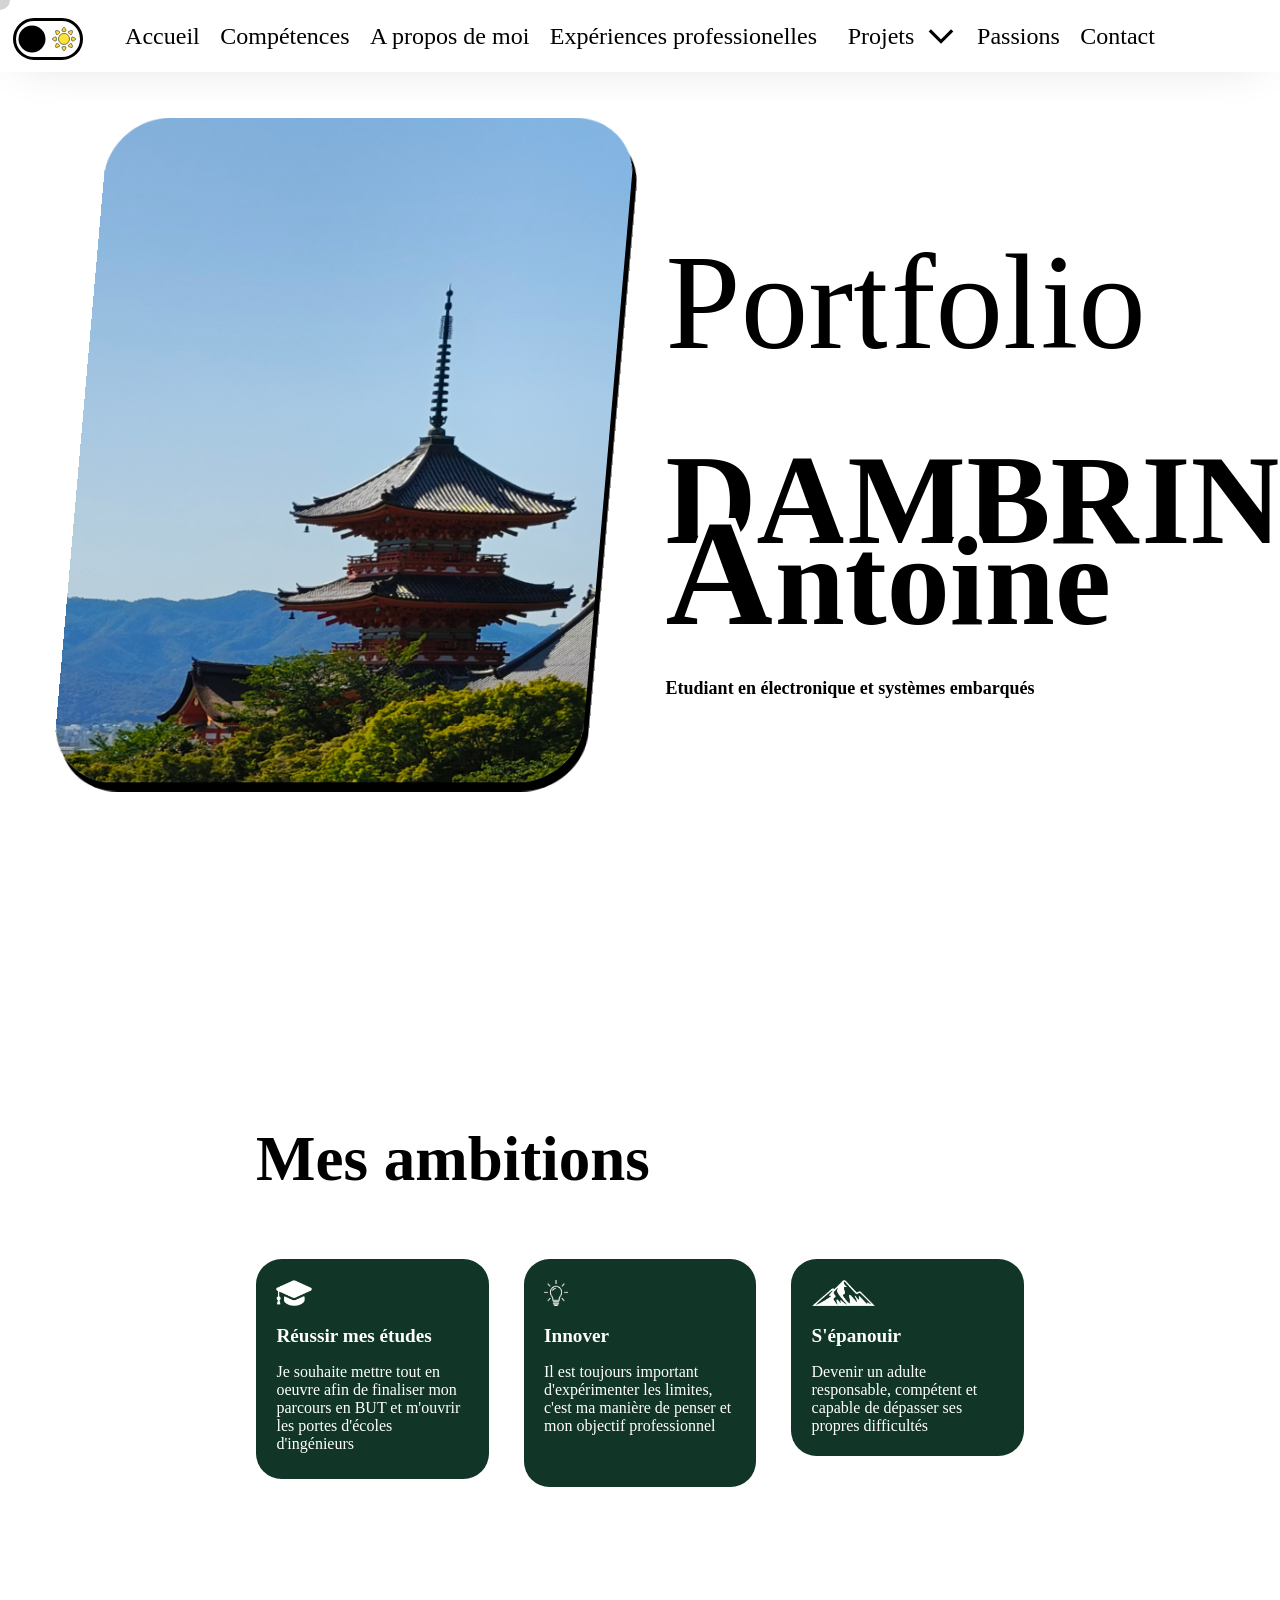
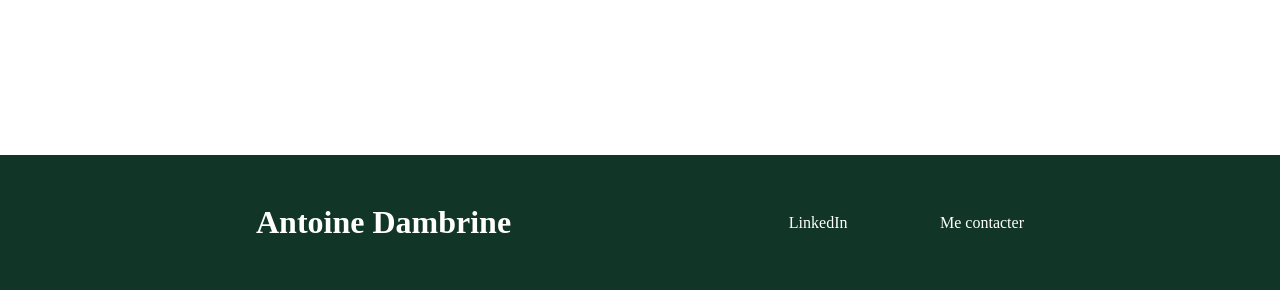
<file: index.html>
<!doctype html>
<html lang="fr">
<head>
    <meta charset="utf-8">
    <title>Portfolio Antoine DAMBRINE</title>
    <link rel="stylesheet" href="style.css">
    <link rel="stylesheet" href="CSS/index.css">
    <script src="jquery.js"></script>
    <script src="Scripts/facingCursor.js"></script>
    <script> 
        $(function(){
        $("#header").load("Header/header.html");
        $("#footer").load("Footer/footer.html");
        $("#cursor").load("Cursor/cursor.html");
        });
    </script>
    <script>
        setTimeout(() => {
            var body = document.querySelector('Body');
            var bodys = getComputedStyle(body);
            body.style.setProperty('overflow', "scroll");
        }, 6000);
    </script>
</head>
    <body>
        <div id="cursor"></div>
        <header id="header"></header>
        <section id="presentationSection">
            <canvas class="backgroundCanvas FacingCursor" depthz="1" shadowIntensity="1" rotationFreedom="1"></canvas>
            <script src="Scripts/HomePageBackground.js"></script>
            <div id="TitleDiv">
                <img id="KyotoImage" class="FacingCursor" depthz="4" shadowIntensity="40" rotationFreedom="0.5" src="Images/KyotoTemple.jpg">
                <div>
                    <svg xmlns="http://www.w3.org/2000/svg" fill="none" viewBox="0 0 100 100" height="10" width="10">
                    <g id="chevron-downward">
                        <path id="Union" d="M15 32.5 50 67.5 85 32.5" stroke-width="10" fill="none"></path>
                    </g>
                    </svg>
                    <svg xmlns="http://www.w3.org/2000/svg" fill="none" viewBox="0 0 100 100" height="10" width="10">
                    <g id="chevron-downward">
                        <path id="Union" d="M15 32.5 50 67.5 85 32.5" stroke-width="10" fill="none"></path>
                    </g>
                    </svg>
                    <svg xmlns="http://www.w3.org/2000/svg" fill="none" viewBox="0 0 100 100" height="10" width="10">
                        <g id="chevron-downward">
                            <path id="Union" d="M15 32.5 50 67.5 85 32.5" stroke-width="10" fill="none"></path>
                        </g>
                    </svg>
                </div>
                <script>
                    var svg = document.querySelector('#TitleDiv > div');
                    var svgs = getComputedStyle(svg);
                    window.addEventListener("scroll", function (e) {
                        svg.style.setProperty('--opacity', Math.max(1 - (window.scrollY / window.innerHeight) * 8, 0));
                    });
                </script>
                <div>
                    <div id="title">
                        <strong>Port</strong><strong class="SpanSeparation">folio</strong>
                    </div>
                    <h1 id="name"><span class="SpanSeparation" id="lastname">DAMBRINE</span><br /><span id="initial">A</span><span id="firstname" class="SpanSeparation">ntoine</span></h1>
                    <div></div>
                    <script>
                            var targets = document.querySelectorAll('.SpanSeparation');
                            for (var i = 0; i < targets.length; i++) {
                                var target = targets[i];
                                target.innerHTML = target.innerText.replace(/./g, "<span id='" + target.id + "'>$&</span>");
                            }
                            
                    </script>
                    <h2 id="status">Etudiant en &eacute;lectronique et syst&egrave;mes embarqu&eacute;s</h2>
                </div>
            </div>
        </section>
        <section id="summary">
            <div id="background"></div>
            <div class="FacingCursor" depthz="1" shadowIntensity="100" rotationFreedom="0.5">
                <div id="surface">
                    <img src="Images/Profil.svg"></img>
                </div>
            </div>
            <h1>Competences</h1>
            <h1>Experience pro</h1>
            <h1>Profil</h1>
            <h1>Projects</h1>
            <h1>Passions</h1>
        </section>
        <section id="ambitions">
            <div>
                <strong class="title">
                    Mes ambitions
                </strong>
                <div>
                    <div class="textbox" style="padding-bottom: 10%;">
                        <img src="Images/Studies-Icon.png">
                        <h1>Réussir mes études</h1>
                        <a>Je souhaite mettre tout en oeuvre afin de finaliser mon parcours en BUT et m'ouvrir les portes d'écoles d'ingénieurs</a>
                    </div>
                    <div class="textbox" style="padding-bottom: 20%;">
                        <img src="Images/Innovation-Icon.png">
                        <h1>Innover</h1>
                        <a>Il est toujours important d'expérimenter les limites, c'est ma manière de penser et mon objectif professionnel</a>
                    </div>
                    <div class="textbox">
                        <img src="Images/Blossomed-Icon.png">
                        <h1>S'épanouir</h1>
                        <a>Devenir un adulte responsable, compétent et capable de dépasser ses propres difficultés</a>
                    </div>
                </div>
            </div>
        </section>
        <footer id="footer"></footer>
    </body>
</html>
</file>
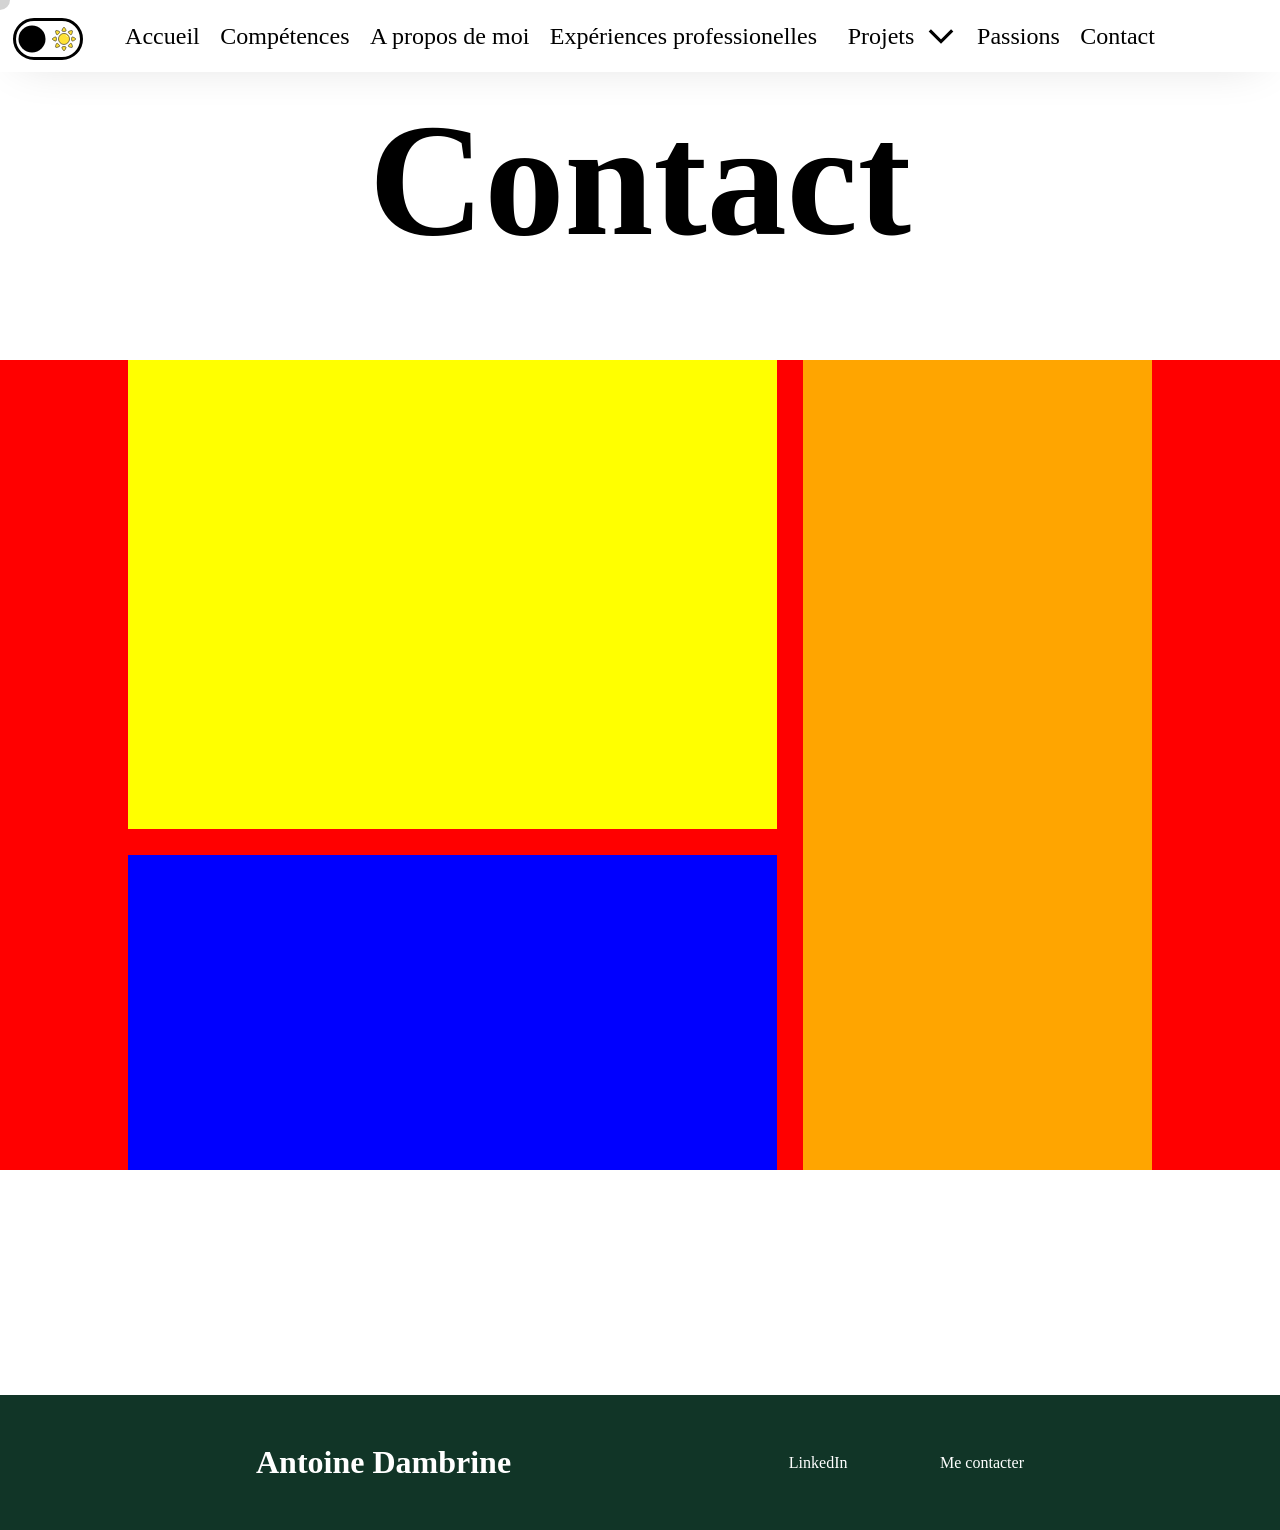
<file: contact.html>
<!doctype html>
<html lang="fr">
<head>
    <meta charset="utf-8">
    <title>Portfolio Antoine DAMBRINE</title>
    <link rel="stylesheet" href="style.css">
    <link rel="stylesheet" href="CSS/contact.css">
    <script src="jquery.js"></script>
    <link rel="stylesheet" href="https://pyscript.net/releases/2026.6.1/core.css" />
    <script type="module" src="https://pyscript.net/releases/2026.6.1/core.js"></script>
    <script src="Scripts/facingCursor.js"></script>
    <script>
        $(function(){
        $("#header").load("Header/header.html");
        $("#footer").load("Footer/footer.html");
        $("#cursor").load("Cursor/cursor.html");
        });
    </script>
</head>
<body>
    <div id="cursor"></div>
    <header id="header"></header>
    <section id="title">
        <strong>Contact</strong>
    </section>
    <section id="contact">
        <div>
            <div id="personalinfos" class="infoDiv">
                <div>
                    <svg></svg>
                </div>
            </div>
            <div id="contactme" class="infoDiv">

            </div>
            <div id="cv" class="infoDiv">

            </div>
        </div>
    </section>
    <footer id="footer"></footer>
</body>
</html>
</file>
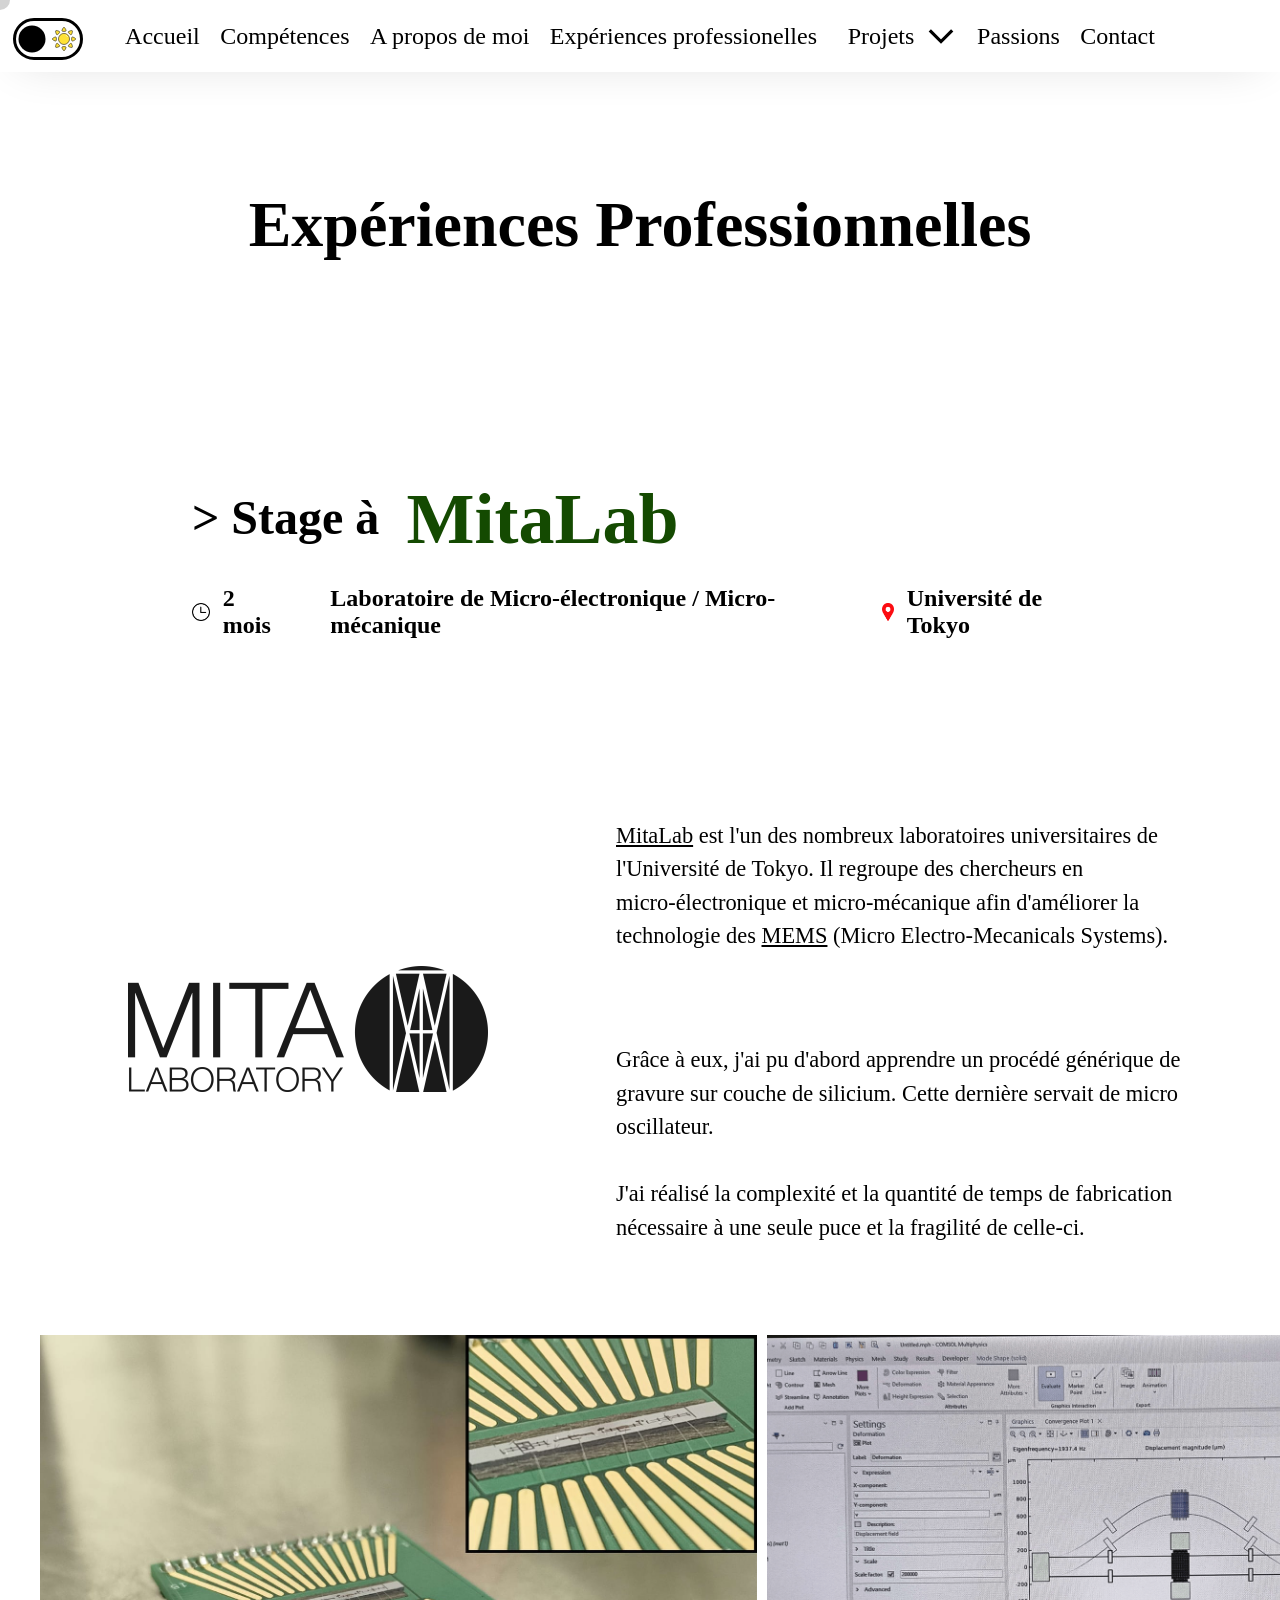
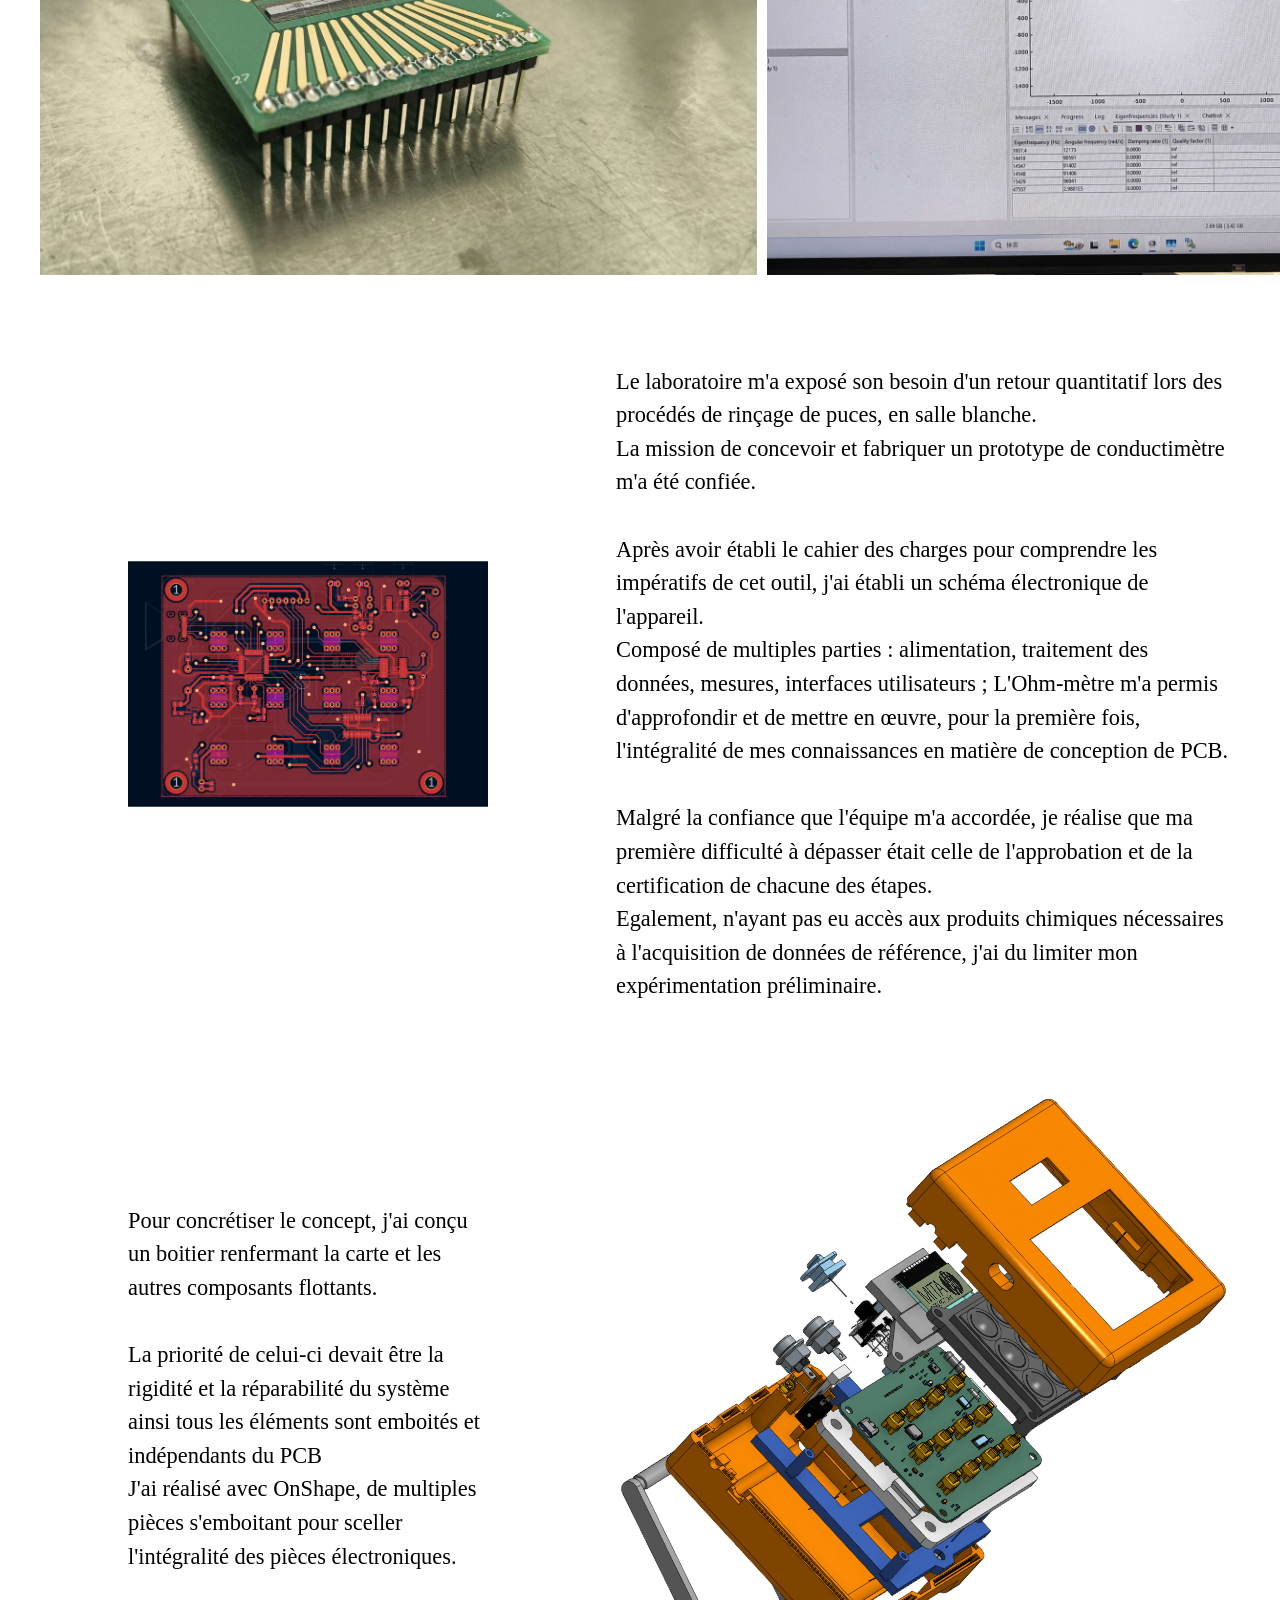
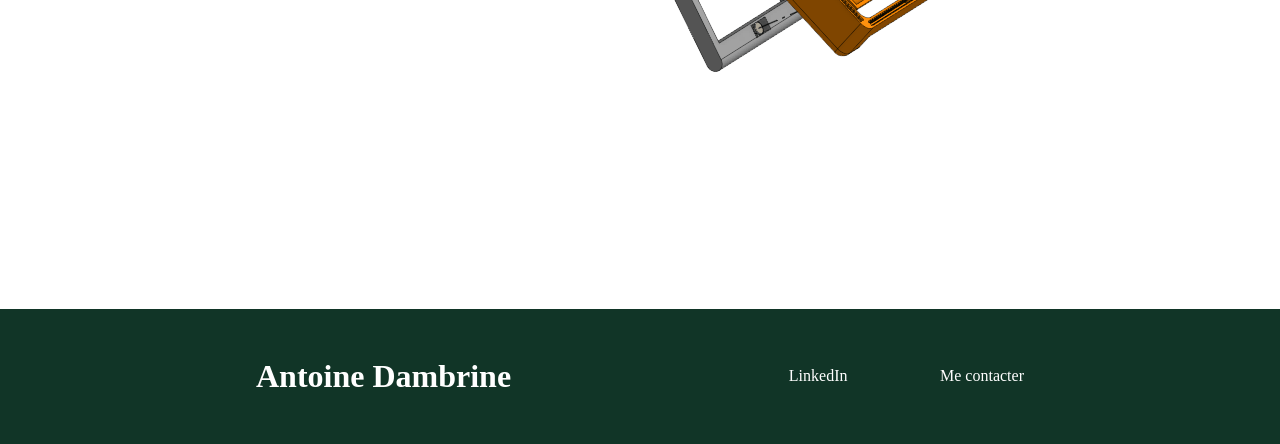
<file: experiences.html>
<!doctype html>
<html lang="fr">
<head>
    <meta charset="utf-8">
    <title>Portfolio Antoine DAMBRINE</title>
    <link rel="stylesheet" href="style.css">
    <link rel="stylesheet" href="CSS/experiences.css">
    <script src="jquery.js"></script>
    <link rel="stylesheet" href="https://pyscript.net/releases/2026.6.1/core.css" />
    <script type="module" src="https://pyscript.net/releases/2026.6.1/core.js"></script>
    <script>
        $(function(){
        $("#header").load("Header/header.html");
        $("#footer").load("Footer/footer.html");
        $("#cursor").load("Cursor/cursor.html");
        });
    </script>
</head>
<body>
    <div id="cursor"></div>
    <header id="header"></header>
    <section id="title">
        <strong>
            Expériences Professionnelles
        </strong>
    </section>
    <section id="mita" class="experienceSection">
        <div class="title">
            <h1>> Stage à <span>MitaLab</span></h1>
            <div class="subtitle">
                <div>
                    <img class="invertImage4darkMode" src="Images/Clock-Icon.png">
                    <h2>2 mois</h2>
                </div>
                <h2>Laboratoire de Micro-électronique / Micro-mécanique</h2>
                <div>
                    <img src="Images/Location-Icon.png">
                    <h2>Université de Tokyo</h2>
                </div>
            </div>
        </div>
        <div class="content">
            <script>
                $(document).ready(function() {
                    const targets = document.querySelectorAll(".spanLink");
                    for (var i=0; i < targets.length; i++){
                        var target = targets[i];
                        target.onclick = function() {
                            window.open(target.getAttribute('href'), '_blank');
                        }
                        target.style = "cursor: pointer; text-decoration: underline";
                    }
                });
            </script>
            <div class="invertImage4darkMode" style="grid-column: 1; grid-row: span 2;">
                <img src="Images/MitaLab-Logo.png">
            </div>
            <div style="grid-column: 2; grid-row: 1;">
                <a>
                    <span class="spanLink" href="https://www.if.t.u-tokyo.ac.jp/index_en.html">MitaLab</span> est l'un des nombreux laboratoires universitaires de l'Université de Tokyo. Il regroupe des chercheurs en micro-électronique et micro-mécanique afin d'améliorer la technologie des <span class="spanLink" href="https://fr.wikipedia.org/wiki/Microsyst%C3%A8me_%C3%A9lectrom%C3%A9canique">MEMS</span> (Micro Electro-Mecanicals Systems).
                </a>
            </div>
            <div style="grid-column: 2; grid-row: 2;">
                <a>
                    Grâce à eux, j'ai pu d'abord apprendre un procédé générique de gravure sur couche de silicium. Cette dernière servait de micro oscillateur.
                    <br /> <br />
                    J'ai réalisé la complexité et la quantité de temps de fabrication nécessaire à une seule puce et la fragilité de celle-ci.  
                </a>
            </div>
            <div style="grid-column: span 2; grid-row: 3;">
                <div class="carousel">
                    <div>
                        <img src="Images/MitaCarousel/finalChip.jpg">
                        <img src="Images/MitaCarousel/conception.png">
                        <img src="Images/MitaCarousel/rinse.png">
                        <img src="Images/MitaCarousel/spinning.png">
                        <img src="Images/MitaCarousel/lithophotography.png">
                        <img src="Images/MitaCarousel/finalWafer.png">
                    </div>
                    <div>
                        <img src="Images/MitaCarousel/finalChip.jpg">
                        <img src="Images/MitaCarousel/conception.png">
                        <img src="Images/MitaCarousel/rinse.png">
                        <img src="Images/MitaCarousel/spinning.png">
                        <img src="Images/MitaCarousel/lithophotography.png">
                        <img src="Images/MitaCarousel/finalWafer.png">
                    </div>
                </div>
            </script>
            </div>
            <div style="grid-column: 1; grid-row: 4;" class="combinedImages">
                <img src="Images/MitaOhmMeter_BCu.png">
                <img src="Images/MitaOhmMeter_FCu.png">
            </div>
            <script>
                const img = document.querySelector('.combinedImages > img:last-child');
                window.addEventListener("pointermove", function (e) {
                    img.style.setProperty('--x', (img.getBoundingClientRect().right - e.pageX).toString() + "px");
                });
            </script>
            <div style="grid-column: 2; grid-row: 4;">
                <a>
                    Le laboratoire m'a exposé son besoin d'un retour quantitatif lors des procédés de rinçage de puces, en salle blanche.
                    <br />
                    La mission de concevoir et fabriquer un prototype de conductimètre m'a été confiée.
                    <br /> <br />
                    Après avoir établi le cahier des charges pour comprendre les impératifs de cet outil, j'ai établi un schéma électronique de l'appareil.
                    <br />
                    Composé de multiples parties : alimentation, traitement des données, mesures, interfaces utilisateurs ; L'Ohm-mètre m'a permis d'approfondir et de mettre en œuvre, pour la première fois, l'intégralité de mes connaissances en matière de conception de PCB.
                    <br /> <br />
                    Malgré la confiance que l'équipe m'a accordée, je réalise que ma première difficulté à dépasser était celle de l'approbation et de la certification de chacune des étapes.
                    <br />
                    Egalement, n'ayant pas eu accès aux produits chimiques nécessaires à l'acquisition de données de référence, j'ai du limiter mon expérimentation préliminaire.
                </a>
            </div>
            <div style="grid-column: 1; grid-row: 5;">
                <a>
                    Pour concrétiser le concept, j'ai conçu un boitier renfermant la carte et les autres composants flottants.
                    <br /> <br />
                    La priorité de celui-ci devait être la rigidité et la réparabilité du système ainsi tous les éléments sont emboités et indépendants du PCB
                    <br />
                    J'ai réalisé avec OnShape, de multiples pièces s'emboitant pour sceller l'intégralité des pièces électroniques.
                </a>
            </div>
            <div style="grid-column: 2; grid-row: 5;">
                <img src="Images/MitaOhmMeter.png">
            </div>
        </div>
    </section>
    <footer id="footer"></footer>
</body>
</html>
</file>
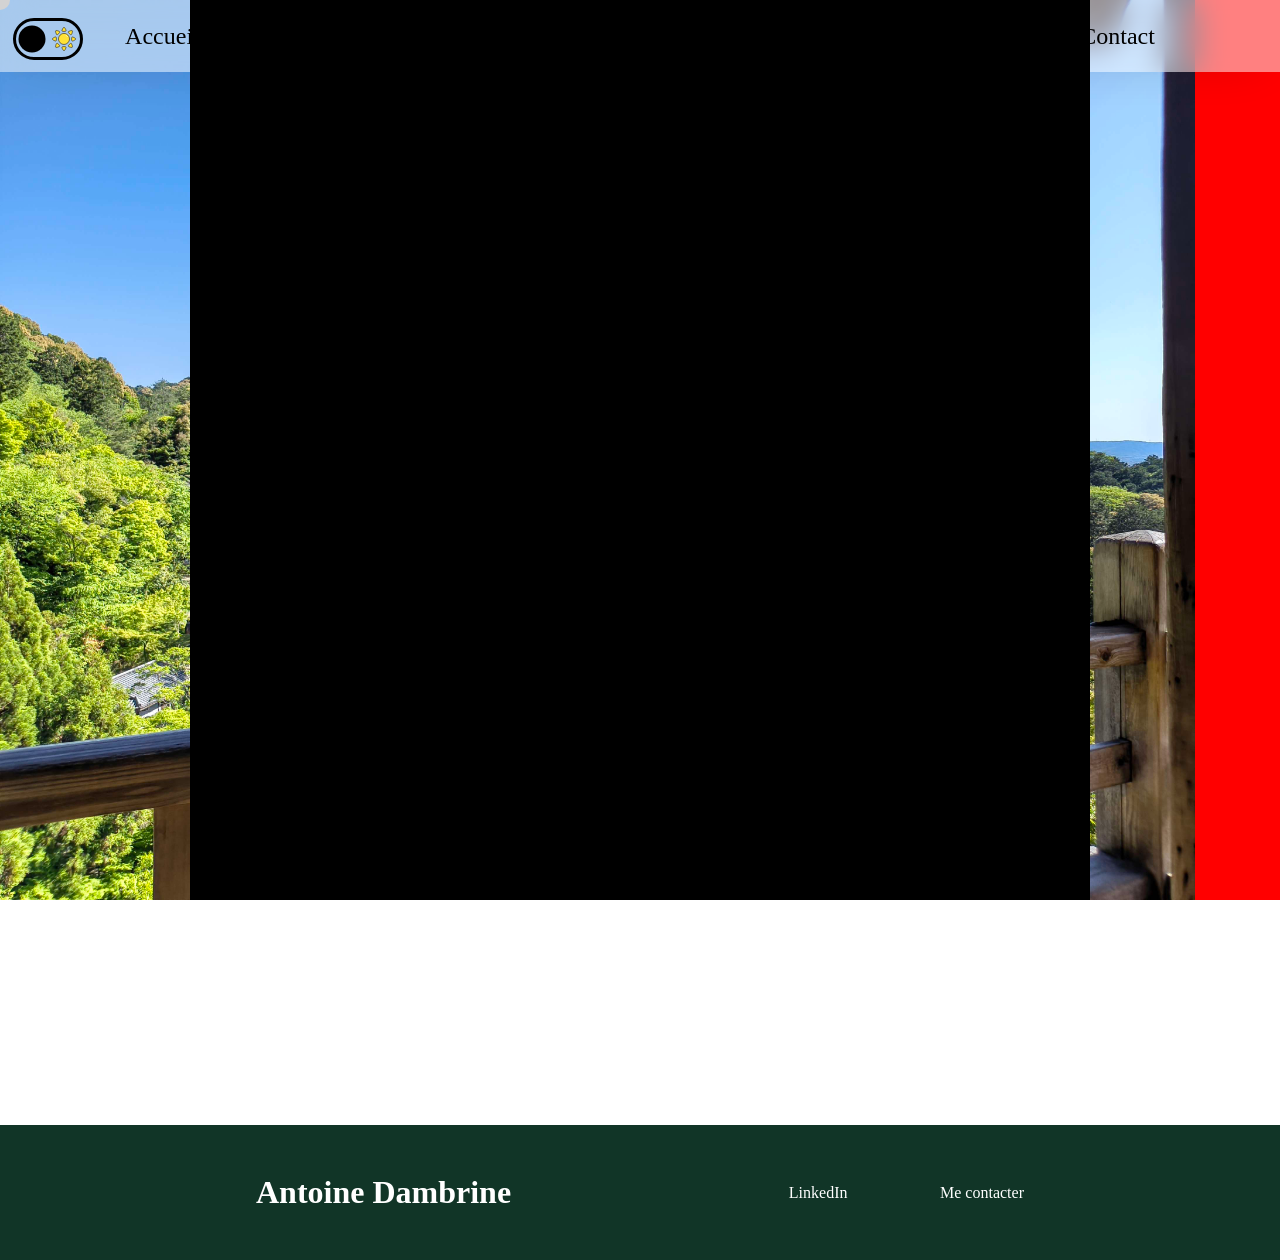
<file: profil.html>
<!doctype html>
<html lang="fr">
<head>
    <meta charset="utf-8">
    <title>Portfolio Antoine DAMBRINE</title>
    <link rel="stylesheet" href="style.css">
    <link rel="stylesheet" href="CSS/profil.css">
    <script src="jquery.js"></script>
    <link rel="stylesheet" href="https://pyscript.net/releases/2026.6.1/core.css" />
    <script type="module" src="https://pyscript.net/releases/2026.6.1/core.js"></script>
    <script>
        $(function(){
        $("#header").load("Header/header.html");
        $("#footer").load("Footer/footer.html");
        $("#cursor").load("Cursor/cursor.html");
        });
    </script>
</head>
<body>
    <div id="cursor"></div>
    <header id="header"></header>
        <div id="background">
            <img src="Images/Me.jpg">
            <svg xmlns="http://www.w3.org/2000/svg" fill="none" viewBox="0 0 100 100">
                <g id="background-shape">
                    <path d="M0 0 100 0 100 100 0 100" stroke-width="10" fill="black"></path>
                </g>
            </svg>
        </div>
        <div id="content">
            <strong>A propos de moi</strong>
            <a>
                Né à Pontoise en 2006, j'ai ensuite effectué mes études secondaires au lycée Les Iris de Lormont en filière Maths/Physique-Chimie option Mathématiques Expertes.
                <br><br>
                J'ai participé à plusieurs concours de mathématiques puis je me suis intéressé à la programmation et par la suite l'électronique.
                <br><br>
                Entré en BUT GEII en 2024, j'ai orienté mes études vers l'électronique et les systèmes embarqués. Fort de mes résultats, j'ai eu la chance de pouvoir intégrer un laboratoire au sein de l'université de Tokyo pendant un stage de 10 semaines.
                <br><br><span style="font-weight: bold">
                J'ambitionne d'intégrer une école d'ingénieur spécialisée en micro-électronique ou en robotique afin de concrétiser mes objectifs professionnels.
            </span></a>
        </div>
    <footer id="footer"></footer>
    </body>
</html>
</file>
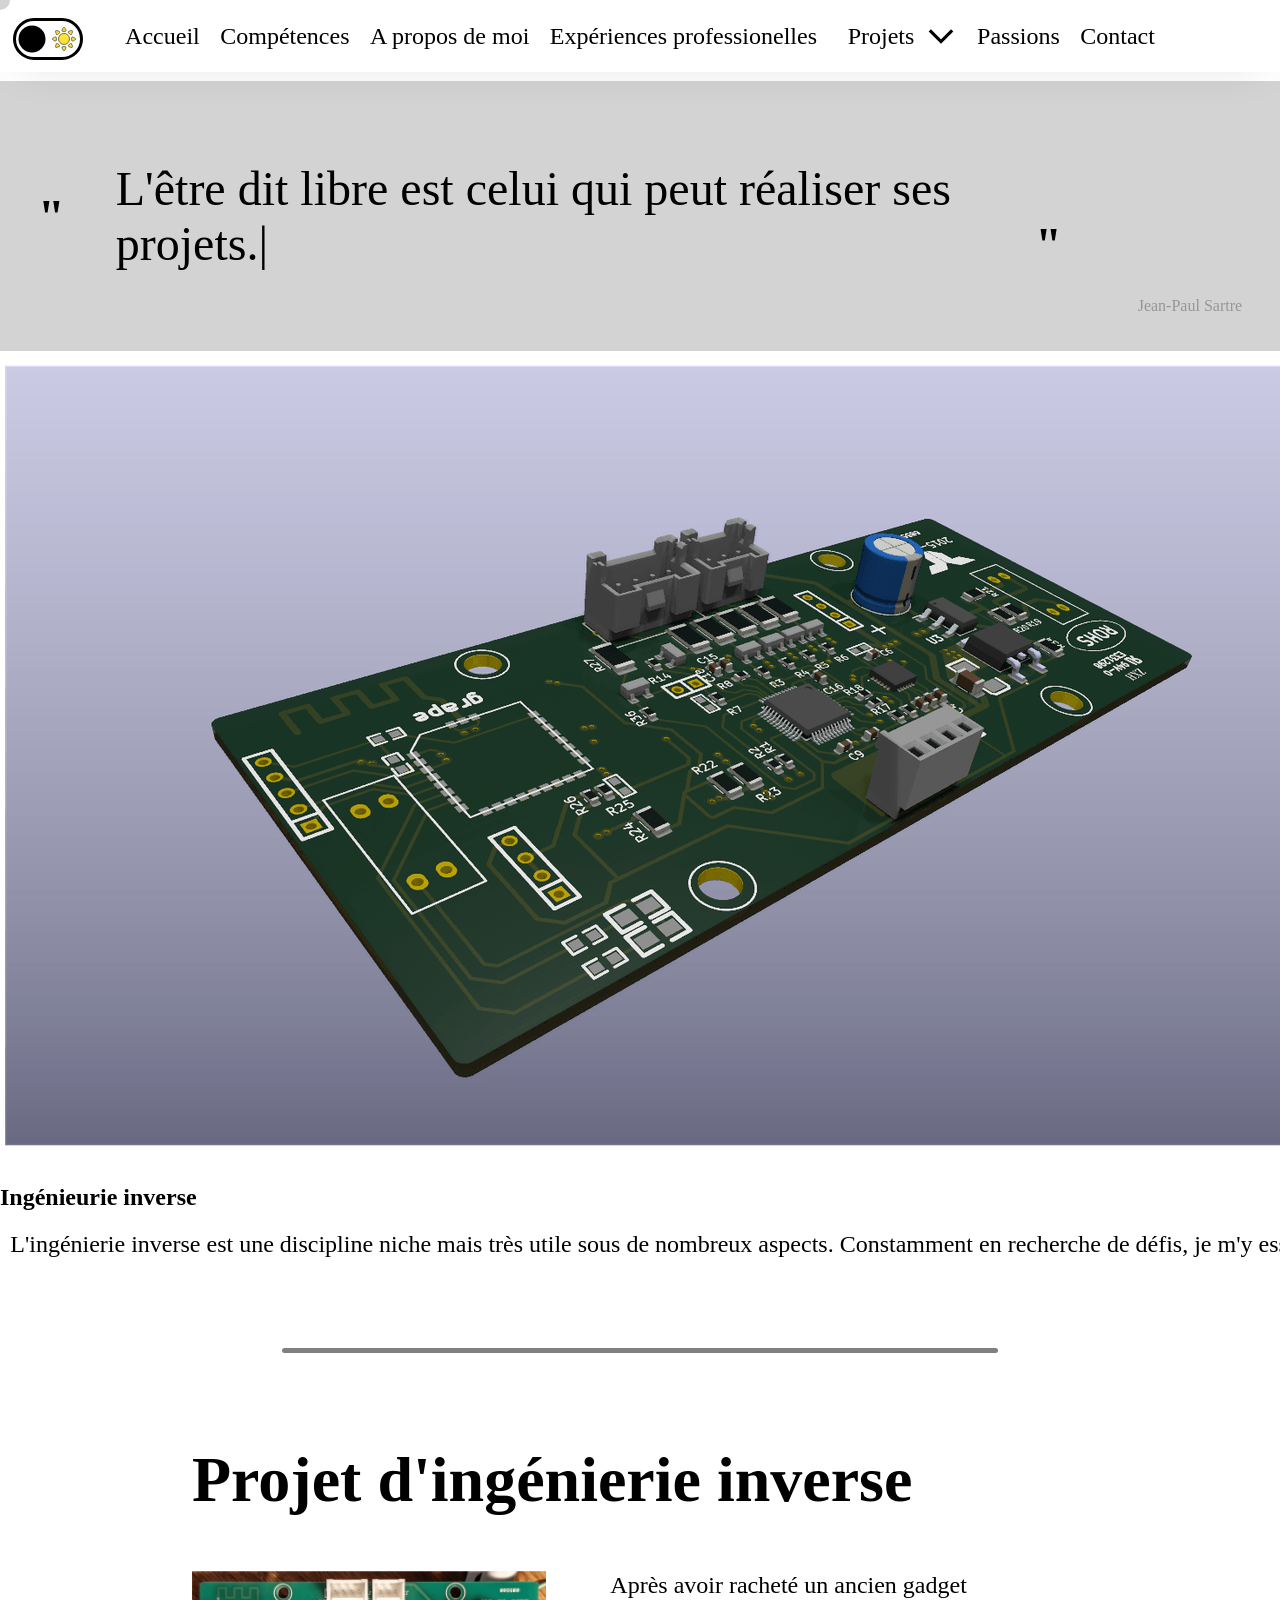
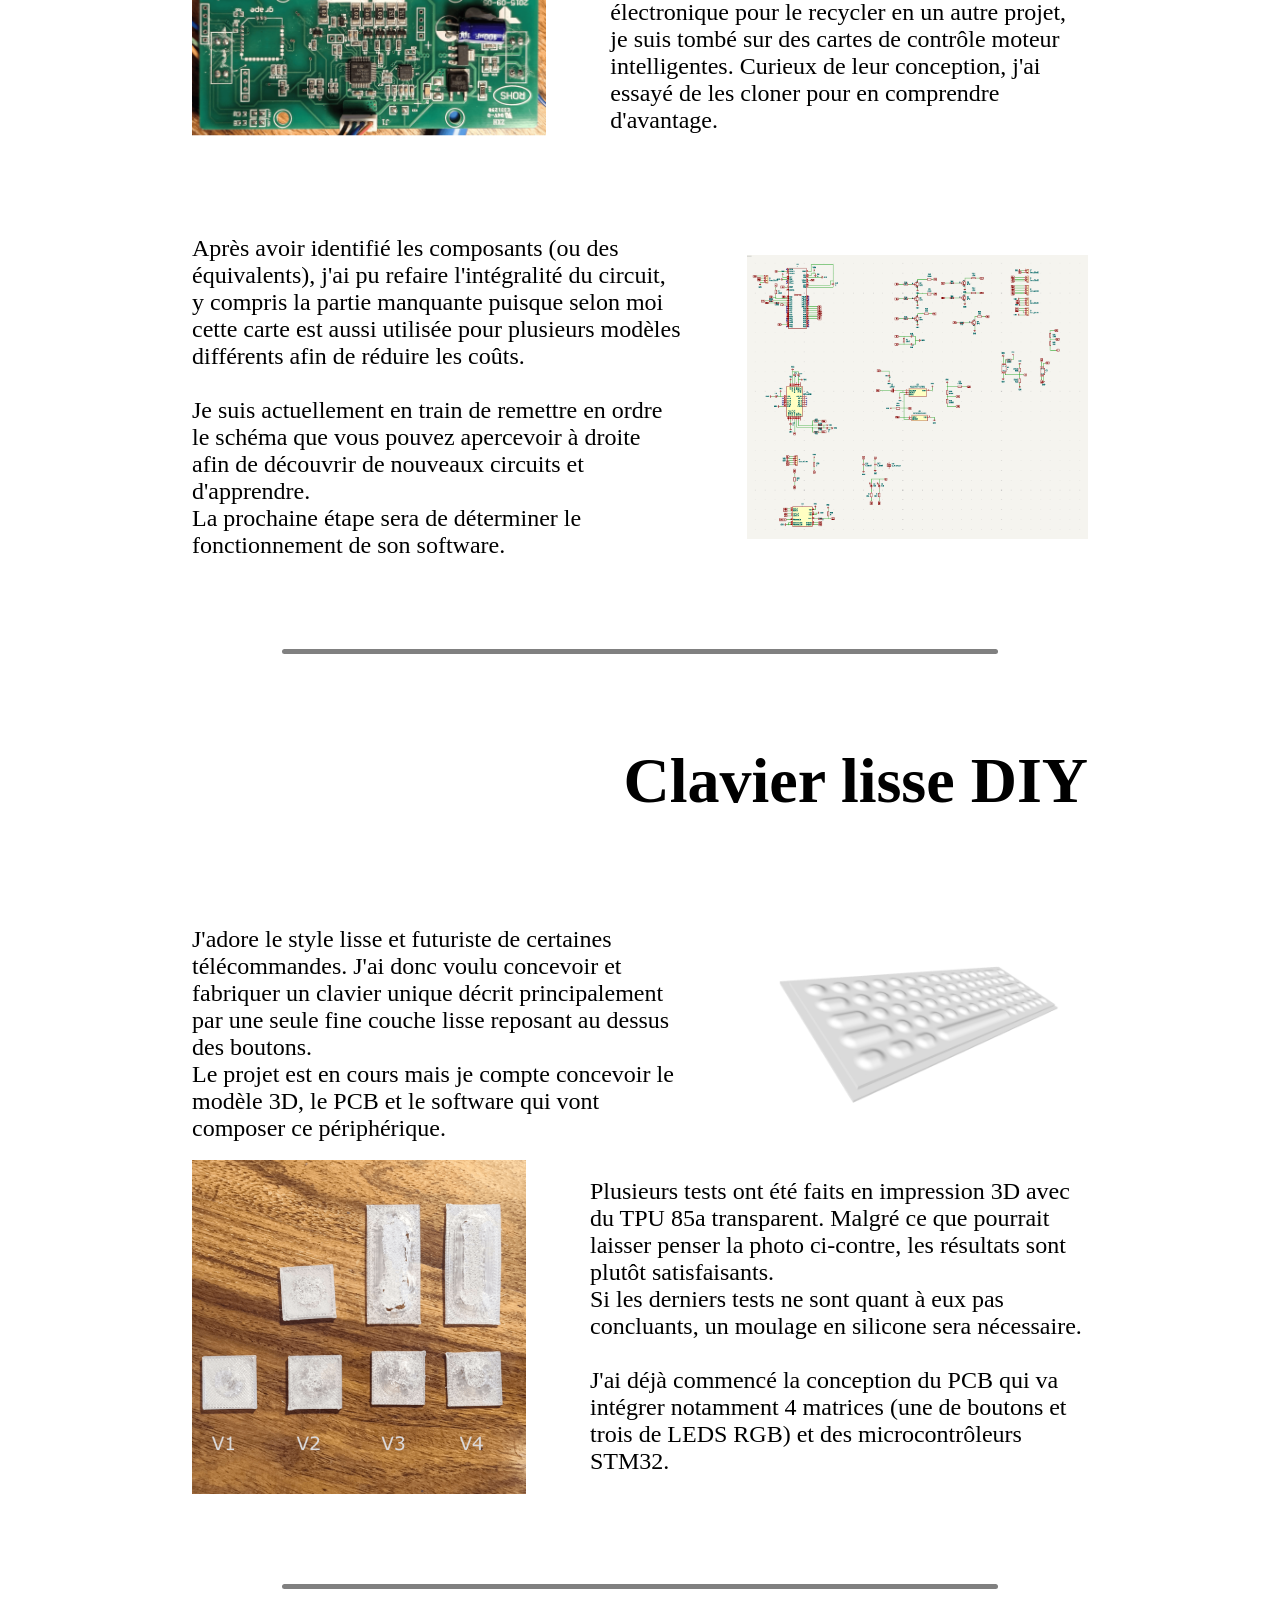
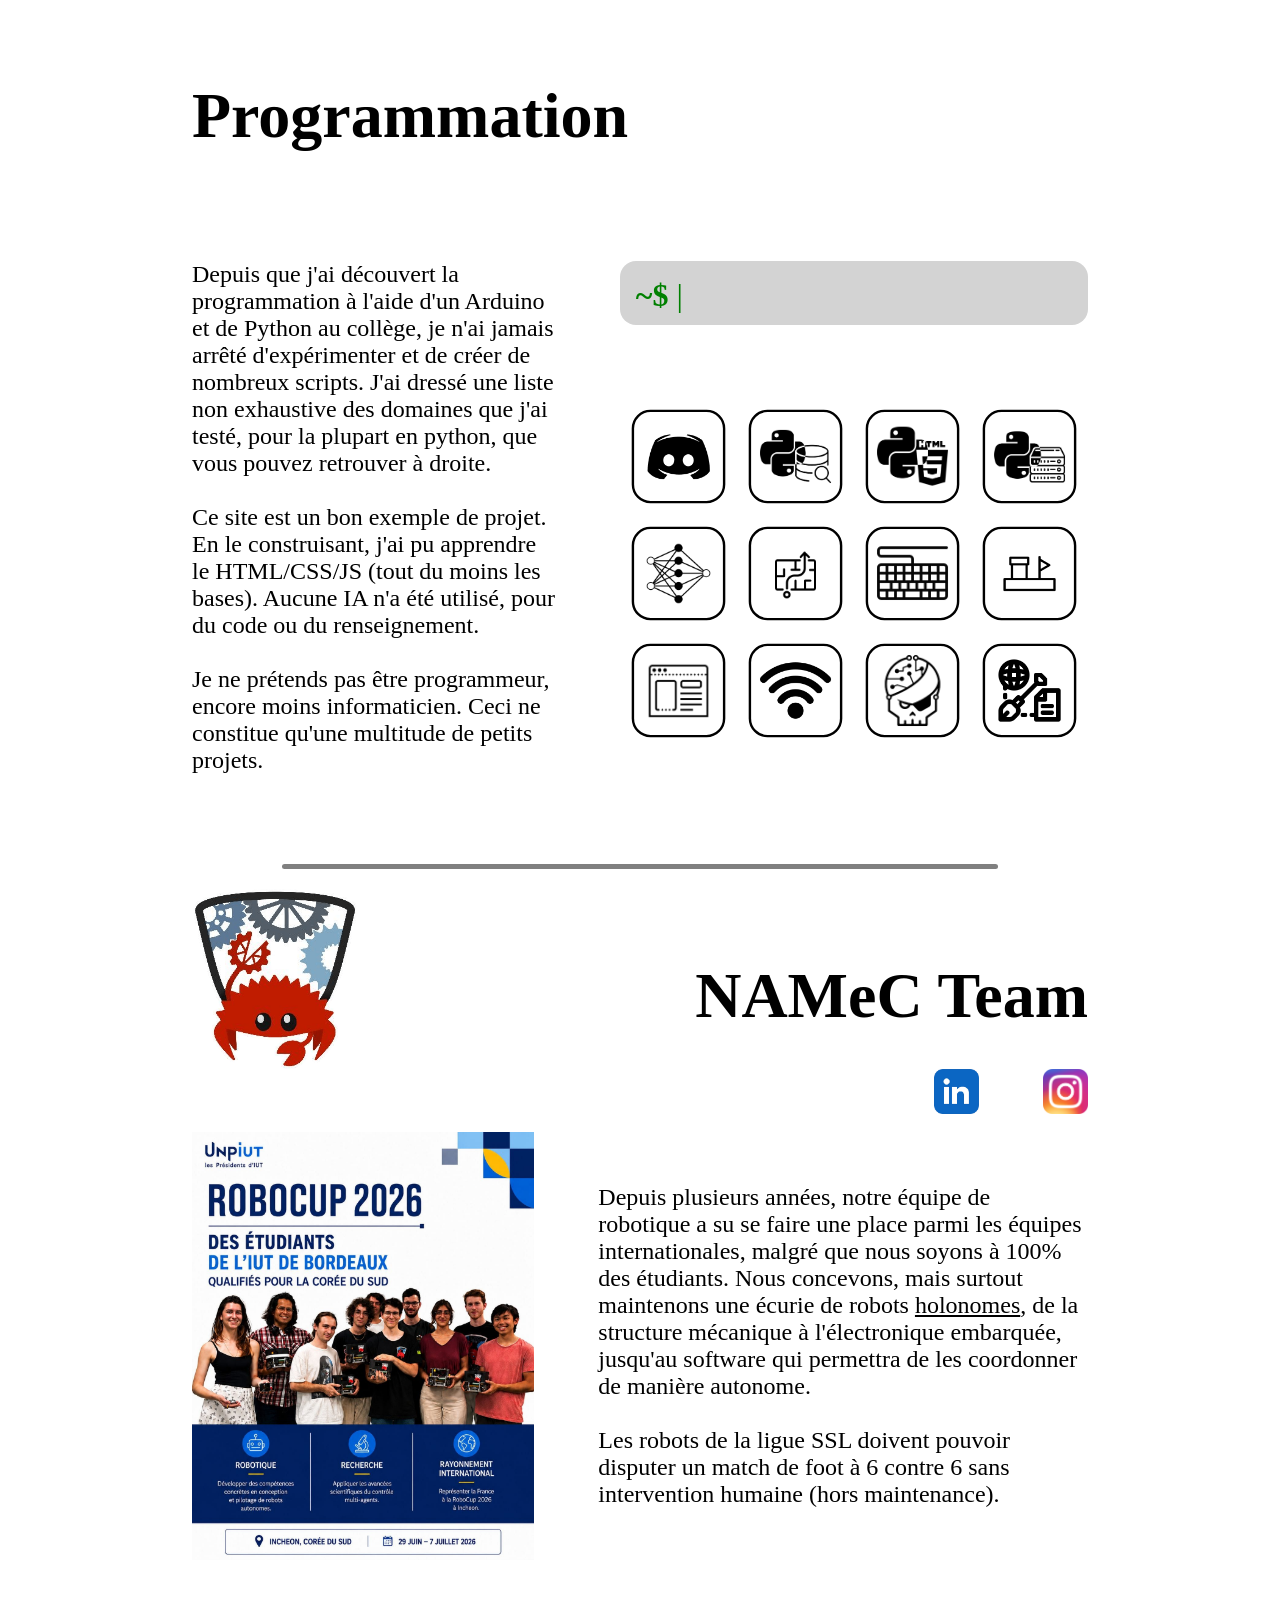
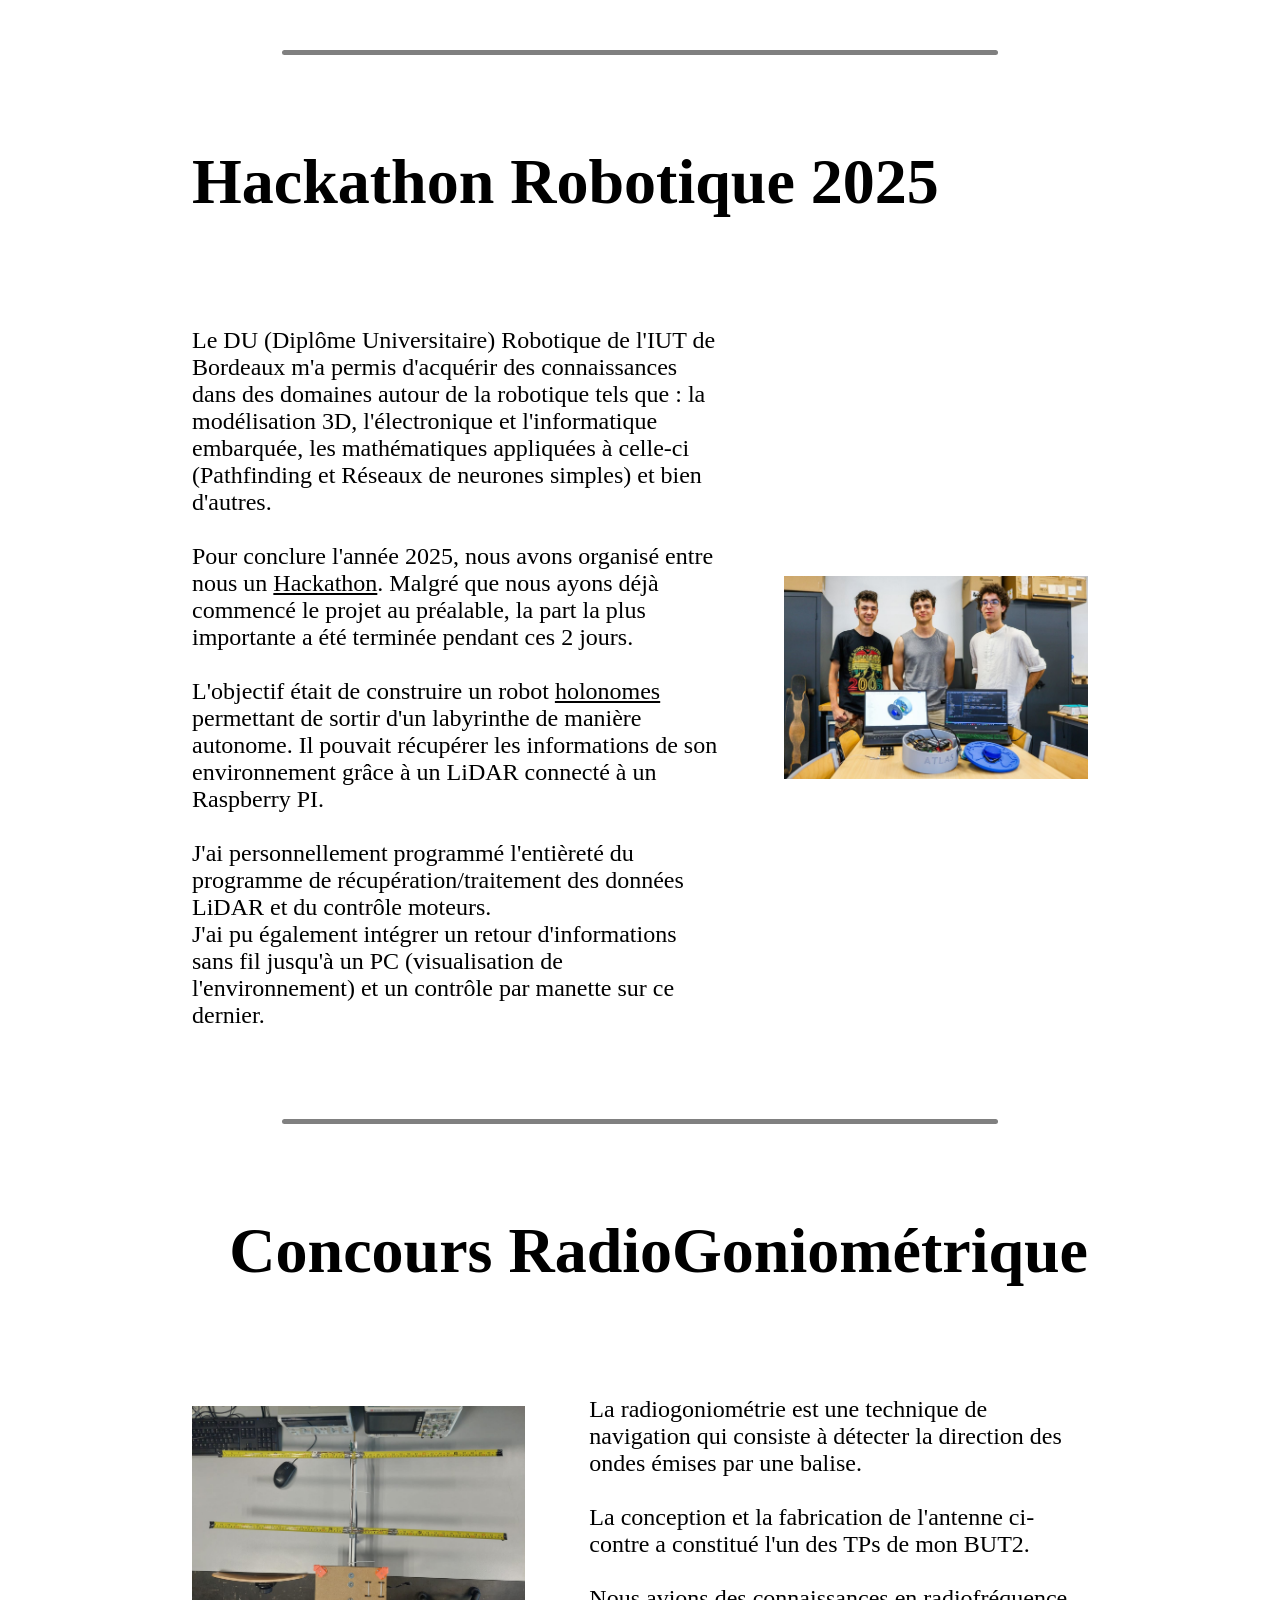
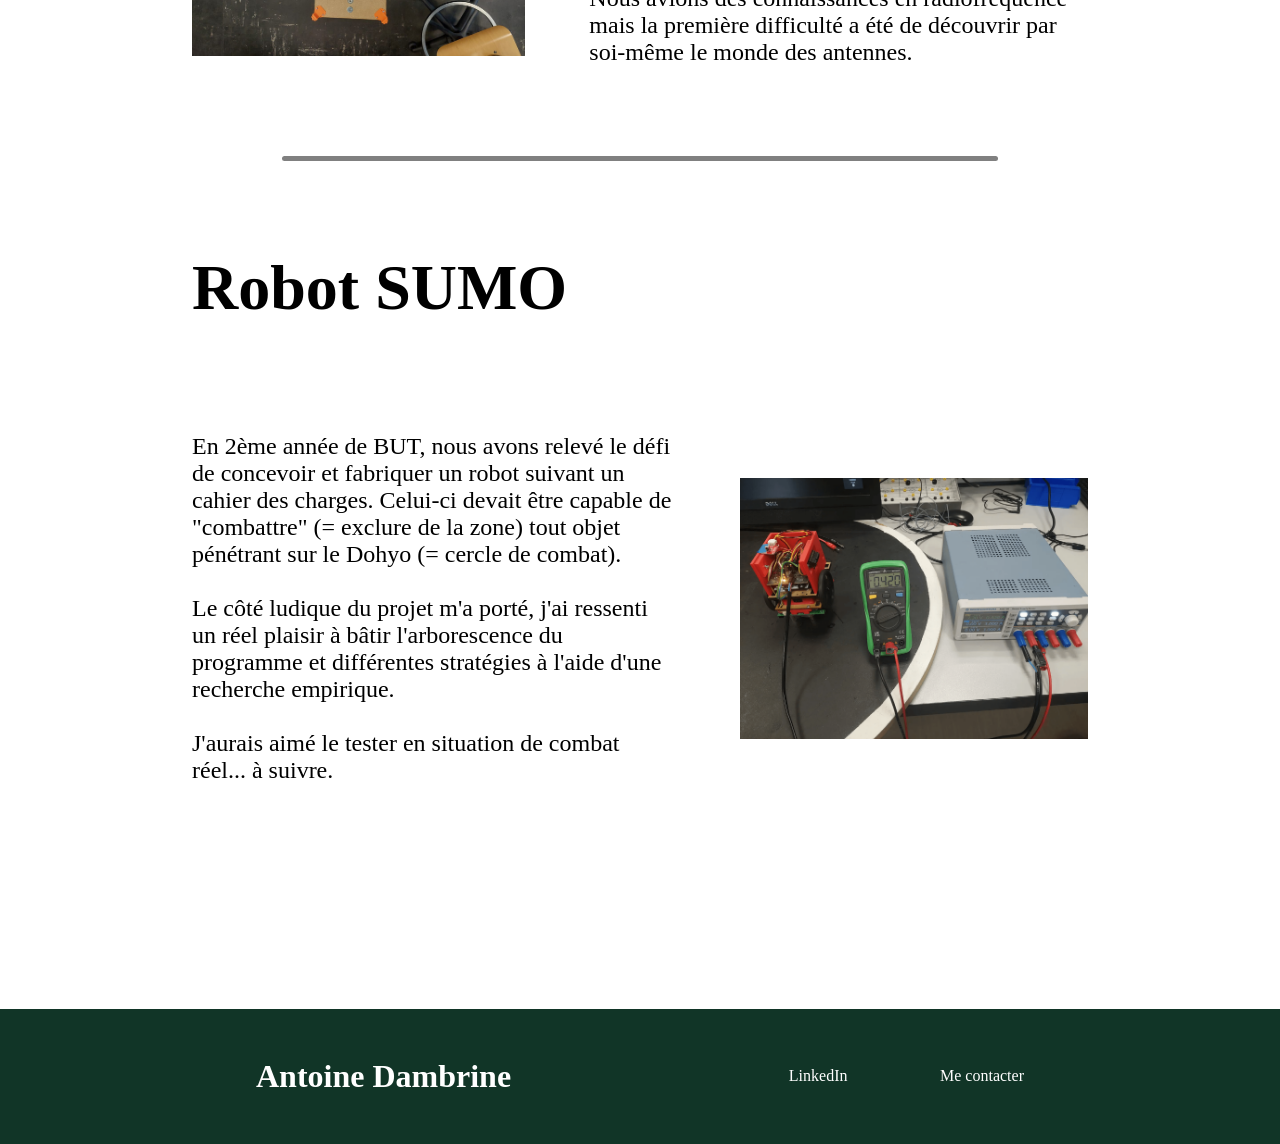
<file: projects.html>
<!doctype html>
<html lang="fr">
<head>
    <meta charset="utf-8">
    <title>Portfolio Antoine DAMBRINE</title>
    <link rel="stylesheet" href="style.css">
    <link rel="stylesheet" href="CSS/projects.css">
    <script src="jquery.js"></script>
    <link rel="stylesheet" href="https://pyscript.net/releases/2026.6.1/core.css" />
    <script type="module" src="https://pyscript.net/releases/2026.6.1/core.js"></script>
    <script>
        $(function(){
        $("#header").load("Header/header.html");
        $("#footer").load("Footer/footer.html");
        $("#cursor").load("Cursor/cursor.html");
        });
    </script>
</head>
    <body>
        <div id="cursor"></div>
        <header id="header"></header>

        <section id="quote">
            <div>
                <p>"</p>
                <p class="spanSplit">L'être dit libre est celui qui peut réaliser ses projets.</p>
                <p>"</p>
            </div>
            <p>Jean-Paul Sartre</p>
            <script>
                $(document).ready(function() {
                    const spanSplit = document.querySelectorAll('.spanSplit');
                    for(var i=0; i < spanSplit.length; i++){
                        var target = spanSplit[i];
                        target.innerHTML = target.innerText.replace(/./g, "<span>$&</span>");
                        target.innerHTML += "<span id='cursorType'>|</span>";

                        const spans = target.querySelectorAll('span');
                        for(var s=0; s < spans.length; s++){
                            spans[s].style.setProperty('--n',
                                1 / (1 + Math.exp(-4*(s - spans.length/2) / spans.length))
                            )
                        }
                    }
                });
            </script>
        </section>

        <section id="personal" class="menu">
            <div id="reverseMenu" class="left">
                <img src="Images/reverse_menu.png">
                <h1>Ingénieurie inverse</h1>
                <a>L'ingénierie inverse est une discipline niche mais très utile sous de nombreux aspects. Constamment en recherche de défis, je m'y essaie à un petit niveau.</a>
            </div>
        </section>

        <section id="reverse" class="content">
            <div id="separation"></div>
            <strong id="title" class="left">Projet d'ingénierie inverse</strong>
            <div>
                <div class="combinedImages left">
                    <img src="Images/reverse_after.png">
                    <img src="Images/reverse_before.png">
                </div>
                <script>
                    const img = document.querySelector('.combinedImages > img:last-child');
                    window.addEventListener("pointermove", function (e) {
                        img.style.setProperty('--x', (img.getBoundingClientRect().right - e.pageX).toString() + "px");
                    });
                </script>
                <div class="right">
                    <a>Après avoir racheté un ancien gadget électronique pour le recycler en un autre projet, je suis tombé sur des cartes de contrôle moteur intelligentes. Curieux de leur conception, j'ai essayé de les cloner pour en comprendre d'avantage.</a>
                </div>
            </div>
            <div>
                <div class="left">
                    <a>
                        Après avoir identifié les composants (ou des équivalents), j'ai pu refaire l'intégralité du circuit, y compris la partie manquante puisque selon moi cette carte est aussi utilisée pour plusieurs modèles différents afin de réduire les coûts.
                        <br><br>
                        Je suis actuellement en train de remettre en ordre le schéma que vous pouvez apercevoir à droite afin de découvrir de nouveaux circuits et d'apprendre.
                        <br>
                        La prochaine étape sera de déterminer le fonctionnement de son software.
                    </a>
                </div>
                <img class="right" src="Images/reverse_schematic.png">
            </div>
        </section>
        
        <section id="smoothKeeyboard" class="content">
            <div id="separation"></div>
            <strong id="title" class="right">Clavier lisse DIY</strong>
            <div>
                <div class="left">
                    <a>
                        J'adore le style lisse et futuriste de certaines télécommandes.
                        J'ai donc voulu concevoir et fabriquer un clavier unique décrit principalement par une seule fine couche lisse reposant au dessus des boutons.
                        <br>
                        Le projet est en cours mais je compte concevoir le modèle 3D, le PCB et le software qui vont composer ce périphérique.
                    </a>
                </div>
                <img class ="right" src="Images/smoothKeyboard_preview.png">
            </div>
            <div>
                <div class="right">
                    <a>
                        Plusieurs tests ont été faits en impression 3D avec du TPU 85a transparent. Malgré ce que pourrait laisser penser la photo ci-contre, les résultats sont plutôt satisfaisants.
                        <br>
                        Si les derniers tests ne sont quant à eux pas concluants, un moulage en silicone sera nécessaire.
                        <br><br>
                        J'ai déjà commencé la conception du PCB qui va intégrer notamment 4 matrices (une de boutons et trois de LEDS RGB) et des microcontrôleurs STM32.
                    </a>
                </div>
                <img class="left" src="Images/smoothKeyboard_keytest.png">
            </div>
        </section>

        <section id="programmation" class="content">
            <div id="separation"></div>
            <strong id="title" class="left">Programmation</strong>
            <div>
                <div class="left">
                    <a>
                        Depuis que j'ai découvert la programmation à l'aide d'un Arduino et de Python au collège, je n'ai jamais arrêté d'expérimenter et de créer de nombreux scripts. J'ai dressé une liste non exhaustive des domaines que j'ai testé, pour la plupart en python, que vous pouvez retrouver à droite.
                        <br><br>
                        Ce site est un bon exemple de projet. En le construisant, j'ai pu apprendre le HTML/CSS/JS (tout du moins les bases). Aucune IA n'a été utilisé, pour du code ou du renseignement.
                        <br><br>
                        Je ne prétends pas être programmeur, encore moins informaticien. Ceci ne constitue qu'une multitude de petits projets.
                    </a>
                </div>
                <div class="right">
                    <div id="details">
                        <strong>~$ <span></span><span>|</span></strong>
                        <strong>~$ Communication inter-appareils local |</strong>
                    </div>
                    <div>
                        <div class="icon" title="Bots Discord"><img src="Images/discord-Icon.png"></div>
                        <div class="icon" title="Python et SQLite"><img src="Images/pythonSQLite-Icon.png"></div>
                        <div class="icon" title="Implémentation Python dans HTML"><img src="Images/pythonHTML-Icon.png"></div>
                        <div class="icon" title="Serveur web géré par Python"><img src="Images/pythonWeb-Icon.png"></div>
                        <div class="icon" title="Réseaux de neuronnes"><img src="Images/neuralsNetwork-Icon.png"></div>
                        <div class="icon" title="Algorithmes de pathfinding"><img src="Images/pathfinding-Icon.png"></div>
                        <div class="icon" title="Interfaces périphérique/logiciel"><img src="Images/ihm-Icon.png"></div>
                        <div class="icon" title="Jeux vidéos"><img src="Images/videogames-Icon.png"></div>
                        <div class="icon" title="Interface UI"><img src="Images/ui-Icon.png"></div>
                        <div class="icon" title="Communication inter-appareils local"><img src="Images/wirelessCom-Icon.png"></div>
                        <div class="icon" title="Cybersécurité"><img src="Images/rootme-Icon.png"></div>
                        <div class="icon" title="Scraping Web"><img src="Images/scraping-Icon.png"></div>
                        <script>
                            $(document).ready(function() {
                                const icons = document.querySelectorAll('#programmation .icon');
                                const details = document.querySelector('#programmation #details > strong:first-child > span:first-child');
                                
                                var targetText = "";
                                var processing = false;

                                function type() {
                                    if(details.textContent.length != targetText.length){
                                        details.textContent = targetText.slice(0,details.textContent.length + 1);
                                        setTimeout(type, 10);
                                    } else {
                                        processing = false;
                                    }
                                }

                                function clear() {
                                    processing = true;
                                    if(details.textContent.length != 0){
                                        details.textContent = details.textContent.slice(0,-1);
                                        setTimeout(clear, 10);
                                    } else {
                                        type();
                                    }
                                }
                                
                                function colorPicker() {
                                    return 155 + Math.random()*100;
                                }

                                for(var i = 0; i < icons.length; i++){
                                    icons[i].addEventListener("mouseenter",(event) => {
                                        targetText = "./"+event.target.title;
                                        if(processing==false){clear();}
                                        event.target.style.setProperty(
                                            'background-color',
                                            `rgb(${colorPicker()}, ${colorPicker()}, ${colorPicker()})`
                                        );
                                    });
                                    icons[i].addEventListener("mouseleave", (event) => {
                                        targetText = "";
                                        if(processing==false){clear();}
                                        event.target.style.setProperty(
                                            'background-color',
                                            'rgb(var(--light-color))'
                                        );
                                    });
                                }
                            });
                        </script>
                    </div>
                </div>
            </div>
        </section>
        
        <section id="namec" class="content">
            <div id="separation"></div>
            <strong id="title" class="right">NAMeC Team</strong>
            <div>
                <img class="icon namec" href="https://namec.fr/fr/" src="Images/namec-team-Logo.png">
                <img class="icon linkedin" href="https://www.linkedin.com/company/namec-team" src="Images/linkedin-Logo.png">
                <img class="icon insta" href="https://www.instagram.com/namecteam?utm_source=ig_web_button_share_sheet&igsh=ZDNlZDc0MzIxNw==" src="Images/instagram-Logo.png">
                <script>
                    $(document).ready(function() {
                        const imgs = document.querySelectorAll('#namec .icon');
                        for(var i=0; i < imgs.length; i++){
                            imgs[i].onclick = function (event) {
                                window.open(event.target.getAttribute('href'), '_blank');
                            }
                        }
                    });
                </script>
            </div>
            <div>
                <img class="left" src="Images/name-team-robocup2026.jpg">
                <div class="right">
                    <a>
                        Depuis plusieurs années, notre équipe de robotique a su se faire une place parmi les équipes internationales, malgré que nous soyons à 100% des étudiants. Nous concevons, mais surtout maintenons une écurie de robots <span class="linkSpan" href="https://fr.wikipedia.org/wiki/Roue_holonome">holonomes</span>, de la structure mécanique à l'électronique embarquée, jusqu'au software qui permettra de les coordonner de manière autonome.
                        <br></br>
                        Les robots de la ligue SSL doivent pouvoir disputer un match de foot à 6 contre 6 sans intervention humaine (hors maintenance).
                    </a>
                </div>
            </div>
        </section>

        <section id="hackathon" class="content">
            <div id="separation"></div>
            <strong id="title" class="left">Hackathon Robotique 2025</strong>
            <div>
                <div class="left">
                    <a>
                        Le DU (Diplôme Universitaire) Robotique de l'IUT de Bordeaux m'a permis d'acquérir des connaissances dans des domaines autour de la robotique tels que : la modélisation 3D, l'électronique et l'informatique embarquée, les mathématiques appliquées à celle-ci (Pathfinding et Réseaux de neurones simples) et bien d'autres.
                        <br><br>
                        Pour conclure l'année 2025, nous avons organisé entre nous un <span class="linkSpan" href="https://fr.wikipedia.org/wiki/Hackathon">Hackathon</span>. Malgré que nous ayons déjà commencé le projet au préalable, la part la plus importante a été terminée pendant ces 2 jours.
                        <br><br>
                        L'objectif était de construire un robot <span class="linkSpan" href="https://fr.wikipedia.org/wiki/Roue_holonome">holonomes</span> permettant de sortir d'un labyrinthe de manière autonome. Il pouvait récupérer les informations de son environnement grâce à un LiDAR connecté à un Raspberry PI.
                        <br><br>
                        J'ai personnellement programmé l'entièreté du programme de récupération/traitement des données LiDAR et du contrôle moteurs.
                        <br>
                        J'ai pu également intégrer un retour d'informations sans fil jusqu'à un PC (visualisation de l'environnement) et un contrôle par manette sur ce dernier.
                    </a>
                </div>
                <img class="right" src="Images/hackathon2025.jpg">
            </div>
        </section>

        <section id="radiogonometry" class="content">
            <div id="separation"></div>
            <strong id="title" class="right">Concours RadioGoniométrique</strong>
            <div>
                <img class="left" src="Images/radiogonometry.jpg">
                <div class="right">
                    <a>
                        La radiogoniométrie est une technique de navigation qui consiste à détecter la direction des ondes émises par une balise.
                        <br><br>
                        La conception et la fabrication de l'antenne ci-contre a constitué l'un des TPs de mon BUT2.
                        <br><br>
                        Nous avions des connaissances en radiofréquence mais la première difficulté a été de découvrir par soi-même le monde des antennes.
                    </a>
                </div>
            </div>
        </section>

        <section id="sumo" class="content">
            <div id="separation"></div>
            <strong id="title" class="left">Robot SUMO</strong>
            <div>
                <div class="left">
                    <a>
                        En 2ème année de BUT, nous avons relevé le défi de concevoir et fabriquer un robot suivant un cahier des charges. Celui-ci devait être capable de "combattre" (= exclure de la zone) tout objet pénétrant sur le Dohyo (= cercle de combat).
                        <br><br>
                        Le côté ludique du projet m'a porté, j'ai ressenti un réel plaisir à bâtir l'arborescence du programme et différentes stratégies à l'aide d'une recherche empirique.
                        <br><br>
                        J'aurais aimé le tester en situation de combat réel... à suivre.
                    </a>
                </div>
                <img class="right" src="Images/robot-Sumo.png"> 
            </div>
        </section>

        <script>
            $(document).ready(function() {
                const linkSpan = document.querySelectorAll('.linkSpan');
                for(var i=0; i < linkSpan.length; i++){
                    linkSpan[i].onclick = function (event) {
                        window.open(event.target.getAttribute('href'), '_blank');
                    }
                }
            });
        </script>
        <style>
            .linkSpan {
                text-decoration: underline;
                cursor: pointer;
            }
        </style>

        <footer id="footer"></footer>
    </body>
</html>
</file>
<file: style.css>
@font-face {
font-family : "Verdana";
src : url(https://d3syewzhvzylbl.cloudfront.net/fonts/google-fonts/verdana/regular.woff2) format('woff2');
}


body {
    font-family: "Verdana";
    font-weight: 400;
    font-style: normal;
    margin: 0px;
}
</file>
<file: CSS/index.css>
@font-face {
font-family : "Libre Baskerville";
src : url(https://d3syewzhvzylbl.cloudfront.net/fonts/google-fonts/librebaskerville/regular.woff2) format('woff2');
}

@font-face {
font-family : "Indie Flower";
src : url(https://d3syewzhvzylbl.cloudfront.net/fonts/google-fonts/indieflower/regular.woff2) format('woff2');
}

@font-face {
font-family : "Nothing You Could Do";
src : url(https://d3syewzhvzylbl.cloudfront.net/fonts/google-fonts/nothingyoucoulddo/regular.woff2) format('woff2');
}

@font-face {
font-family : "Satisfy";
src : url(https://d3syewzhvzylbl.cloudfront.net/fonts/google-fonts/satisfy/regular.woff2) format('woff2');
}

@font-face {
font-family : "Changa One";
src : url(https://d3syewzhvzylbl.cloudfront.net/fonts/google-fonts/changaone/regular.woff2) format('woff2');
}


html::-webkit-scrollbar {
    width: 0;
    height: 0;
}

html {
    scrollbar-width: none;
    -ms-overflow-style: none;
}

@keyframes menuShadow{
    from {
        color: rgba(var(--dark-color), 0);
    }
    85% {
        color: rgba(var(--dark-color), 0);
    }
}
header > div {
    animation: menuShadow 7s;
}

.menu > a, .menu > div{
    opacity: 1;
    transition: opacity ease-in-out 500ms calc(6.5s + sibling-index() * 100ms), color ease-in-out var(--transition-delay);
    @starting-style {
      opacity: 0;
    }
}

body {
    overflow: hidden;
    margin:0px;
    min-height: 100vh;
}

#presentationSection {
    height: 100vh;
    width: 100%;
    top: 0px;
    left: 0px;
    align-content: center;
}


#presentationSection div {
    display: flex;
}

@keyframes backgroundFade{
    from {
        opacity: 0;
    }
    75% {
        opacity: 0;
    }
    to {
        opacity: 1;
    }
}
.backgroundCanvas {
    position: absolute;
    z-index: -1;
    width: 100%;
    height: 100vh;
    left:0px;
    top:4vh;
    opacity: 1;
    /*animation: backgroundFade 9s;*/
}

#TitleDiv {
    margin: auto;
    height: 80vh;
}

#TitleDiv strong{--shadow-width : 1.2rem;}
#TitleDiv h1{--shadow-width : 0.8rem;}
#TitleDiv h2{--shadow-width : 0.5rem;}

#TitleDiv strong, h1, h2{
    --shadow-color : rgba(var(--light-color), 1);
    paint-order: stroke fill;
    -webkit-text-stroke: var(--shadow-width) var(--shadow-color);
    -webkit-text-stroke-color: var(--shadow-color);
}

@keyframes blink{
    from {opacity: 0;}
    50% {opacity: var(--opacity);}
    to {opacity: 0;}
}

#TitleDiv > div > svg {
    position: absolute;
    width: 30px;
    height: 30px;
    left: 50vw;
    transform: translate(-50%);
    stroke: rgb(var(--dark-color));
    bottom: 0px;
    margin-bottom: calc(2vh + 20px * sibling-index());
    opacity: 0;
    margin-top: auto;
    animation: blink 0.65s infinite;
    animation-delay: calc(7.3s - 100ms * sibling-index());
}

@keyframes kyotoImageFade{
    from {
        opacity: 0;
    }
    85% {
        opacity: 0;
    }
    to {
        opacity: 1;
    }
}
#KyotoImage {
    position: absolute;
    margin-left: auto;
    right: 52vw;

    height: 80vh;
    --rotation-x : 0;
    --rotation-y : 0;
    --position-x : 0;
    --position-y : 0;
    border-radius: 5vw;
    transform: rotateY(var(--rotation-y)) rotateX(var(--rotation-x));
    color: rgb(var(--dark-color));
    box-shadow: var(--position-x) var(--position-y);

    opacity: 1;
    transition: color ease-in-out var(--transition-delay);
    animation: kyotoImageFade 6.5s;
}

#TitleDiv > div:has(#title){
    position: absolute;
    display: grid;
    text-align: left;
    left: 52vw;
    top: 50vh;
    transform: translate(0px, -50%);
    margin: auto;
    width: 45%;
    height: 50%;
}

#TitleDiv strong {
    font-size: 15vh;
    margin-top: auto;
    font-weight: lighter;
    transition: -webkit-text-stroke-color ease-in-out var(--transition-delay)
}

@keyframes nameFade{
    from {
        opacity: 0;
        margin-left: 30vh;
    }
    73%{
        opacity: 0;
        margin-left: 30vh;
    }
    74%{
        opacity: 1;
        margin-left: 30vh;
    }
    to {
        opacity: 1;
    }
}
#name {
    font-size: 14vh;
    line-height: 8vh;
    font-weight: bolder;
    margin-bottom: 5vh;
    margin-left: 0vh;
    color: rgb(var(--dark-color));
    opacity: 1;
    transition: color ease-in-out var(--transition-delay), -webkit-text-stroke-color ease-in-out var(--transition-delay);
    animation: nameFade 3s;
}

@keyframes bumpName {
    from {
        margin-left: 0vw;
    }
    50% {
        margin-left: 3vw;
    }
}
#name span > span {
    margin-left: 0vw;
    filter: none;
    animation: bumpName 0.5s calc(2.2s + 30ms * sibling-index());
}

#name span#initial {
    font-size: 120%;
}
#name span#initial, #name span#firstname {
    font-family : "Nothing You Could Do";
}

#name span#lastname {
    font-family : "Changa One";
}

@keyframes nameSlider{
    from {
        height: 0vh;
        opacity: 1;
        margin-left: -20%;
        box-shadow: -2px 0px;
    }
    65% {
        height: 28vh;
        opacity: 1;
        margin-left: -20%;
        box-shadow: -2px 0px;
    }
    75% {
        box-shadow: -8px 0px;
        margin-left: -25%;
    }
    90% {
        opacity: 1;
        box-shadow: -8px 0px;
    }
    to {
        box-shadow: -2px 0px;
        opacity: 0;
    }
}

#name + div{
    z-index: 5;
    background-color: rgb(var(--light-color));
    color: rgb(var(--nameslider-color));
    box-shadow: -2px 0px;
    height: 28vh;
    opacity: 0;
    bottom: 0px;
    transform: translate(0px, -100%);
    margin-bottom: -100%;
    left: 0px;
    margin-right: -10%;
    margin-left: 110%;
    animation: nameSlider 2s 1s;
    transition: background-color ease-in-out var(--transition-delay), color ease-in-out var(--transition-delay), width ease-out 2s;
}

@keyframes statusFade{
    from {
        opacity: 0;
    }
    85% {
        opacity: 0;
    }
    to {
        opacity: 1;
    }
}
#status {
    font-size: 2vh;

    opacity: 1;
    color: rgb(var(--dark-color));
    transition: color ease-in-out var(--transition-delay), -webkit-text-stroke-color ease-in-out var(--transition-delay);
    animation: statusFade 4s;
}


@keyframes titleFade{
    from {
        opacity: 0;
    }
    83% {
        opacity: 0;
    }
    to {
        opacity: 1;
    }
}
#title {
    height: 15vh;
    opacity: 1;
    color: rgb(var(--dark-color));
    transition: color ease-in-out var(--transition-delay), -webkit-text-stroke-color ease-in-out var(--transition-delay);
    animation: titleFade 6s;
}

@keyframes animationFonts{
    from {font-family : "Satisfy";}
    20% {font-family : "Nothing You Could Do";}
    45% {font-family : "Indie Flower";}
    80% {font-family : none;}
}

#title > strong > span{
    font-family : none;
    animation: animationFonts 10s infinite;
    animation-delay: mod(calc(sibling-index() * (2.1s)), 10s);
}
#title > strong:not(:has(span)){
    font-family : "Libre Baskerville";
}


#summary {
    height: 100vh;
    box-shadow: rgb(var(--light-color)) 0px -30px 100px;
    background-color: rgb(var(--light-color));
    transition: background-color ease-in-out var(--transition-delay), box-shadow ease-in-out var(--transition-delay);
}

#summary > div{
    margin-top: 20vh;
    margin-left: 30vw;
    height: 10vh;
    border-radius: 50%;
    aspect-ratio: 1;
    --rotation-x : 0;
    --rotation-y : 0;
    --position-x : 0;
    --position-y : 0;
    color: rgb(var(--dark-color));
}

@keyframes coinHover{
    from{
        transform: none;
        box-shadow: none;
    }
    90% {
        transform: none;
        box-shadow: none;
    }
    to {transform: rotateY(var(--rotation-y)) rotateX(var(--rotation-x)) scale(5);
    box-shadow: var(--position-x) var(--position-y);}
}
#summary > div:hover{
    transform: rotateY(var(--rotation-y)) rotateX(var(--rotation-x)) scale(5);
    box-shadow: var(--position-x) var(--position-y);
    animation: coinHover 330ms;
}

#summary > div > div#surface {
    height: 100%;
    width: 100%;
    border-radius: 50%;
    background-color: yellow;
    pointer-events: none;
    transition: transform ease-in-out 330ms;
}

#summary > div:hover > div#surface{
    transform: rotateX(180deg);
}

#summary > div > div > img {
    height: 70%;
    margin: auto;
    margin-top: 50%;
    margin-left: 50%;
    transform: translate(-50%, -50%) rotate(180deg);
    aspect-ratio: 1;
}

#summary {
    visibility: hidden;
    height: 0px;
}



#ambitions {
    height: 50vh;
    display: flex;
    align-items: center;
}

#ambitions > div{
    width: 60vw;
    margin: auto;
}

#ambitions > div > div{
    margin-top: 7vh;
    display: grid;
}

#ambitions .textbox{
    grid-row: 2;
    margin: auto;
    margin-top: 0px;
    width: 15vw;
    background-color: #113527;
    padding : 8%;
    border-radius: 2vw;
}

#ambitions .textbox:first-child{
    margin-left: 0px;
}

#ambitions .textbox:last-child{
    margin-right: 0px;
}

#ambitions .textbox img{
    height: 2vw;
}

#ambitions .textbox h1{
    font-size: 1.5vw;
}

#ambitions .textbox h1, #ambitions .textbox a {
    color: white;
}


.title {
    font-size: 7vh;
    color: rgb(var(--dark-color));
    transition: color ease-in-out var(--transition-delay);
}
</file>
<file: CSS/contact.css>
section#title {
    height: 40vh;
    display: flex;
}

strong {
    font-size: 10rem;
    margin: auto;
}

#contact > div {
    width: 80%;
    padding-left: 10%;
    padding-right: 10%;
    height: 90vh;
    align-self: center;
    margin:auto;
    background-color: red;
    display: grid;
    gap: 2vw;
}

#cv {
    grid-column: 1;
    grid-row: 2;
    background-color: blue;
}

#personalinfos {
    grid-column: 1;
    grid-row: 1;
    background-color: yellow;
}

#contactme {
    background-color: orange;
    grid-column: 2;
    grid-row: span 2;
}
</file>
<file: CSS/experiences.css>
@font-face {
font-family : "Nothing You Could Do";
src : url(https://d3syewzhvzylbl.cloudfront.net/fonts/google-fonts/nothingyoucoulddo/regular.woff2) format('woff2');
}

h1, h2, strong, a{
    color: rgb(var(--dark-color));
    transition: color ease-in-out var(--transition-delay);
}

section#title{
    height: 50vh;
    display: flex;
}

section#title > strong{
    align-self: center;
    margin: auto;
    font-size: 4rem;
}



section.experienceSection {
    display: block;
}

section.experienceSection > div.title{
    margin: auto;
    width: 70vw;
    grid-row: 1;
    grid-column: 1;
}

section.experienceSection > div.title > h1 {
    font-size: 3rem;
}

section.experienceSection > div.title > h1 > span{
    position: absolute;
    color : rgb(20, 74, 1);
    font-family : "Nothing You Could Do";
    font-size: 150%;
    transform: translate(10%, -15%);
}

section.experienceSection div.subtitle {
    display: flex;
    grid-gap: 4vw;
    margin-bottom: 20vh;
}

section.experienceSection div.subtitle > div{
    display: grid;
    grid-gap: 1vw;
}

section.experienceSection div.subtitle > *,
section.experienceSection div.subtitle > div > * {
    grid-row: 1;
    align-self: center;
    margin: auto;
}

section.experienceSection > div.title > div.subtitle > div > img{
    height: 2vh;
}

section.experienceSection div.content {
    display: grid;
    width: 80vw;
    margin-left: 50vw;
    transform: translate(-50%);
    grid-column-gap: 10vw;
    grid-row-gap: 10vh;
    font-size: 1.4rem;
}

section.experienceSection div.content a{
    line-height: 150%;
}

section.experienceSection div.content > * {
    align-self: center;
    margin: auto;
}

.invertImage4darkMode {
    filter: invert(var(--dark-mode));
    transition: filter ease-in-out var(--transition-delay);
}



div:has( > .carousel) {
    height: 60vh;
}

.carousel {
    position: absolute;
    width: 100vw;
    transform: translate(-50vw);
    display: flex;
    height: 60vh;
    overflow: hidden;
}

@keyframes CarouselScroll {
    from {
        transform: translate(0px);
    }

    to {
        transform: translate(-100%);
    }
    
}

.carousel > div {
    height: 100%;
    display: flex;
    animation: CarouselScroll linear 14s infinite;
}

.carousel:hover > div {
    animation-play-state: paused;
}

.carousel > div > img {
    margin-right: 10px;
}



.combinedImages {display: grid;}

.combinedImages img{
    width: 100%;
    left: 0px;
    top: 0px;
    margin: auto;
    grid-column: 1;
}

.combinedImages img:first-child{
    grid-row:1;
    transform: translate(0px, 50%);
}

@keyframes imageSliderSwing {
    from {clip-path: inset(0px var(--swing-offset) 0px 0px);}
    50% { clip-path: inset(0px calc(100% - var(--swing-offset)) 0px 0px);}
    to {clip-path: inset(0px var(--swing-offset) 0px 0px);}
}

.combinedImages img:last-child{
    grid-row: 2;
    z-index: 2;
    transform: translate(0px, -50%);
    --swing-offset: 5%;
    animation: imageSliderSwing 4s infinite;
    transition: clip-path ease-in 1.5s;
    --x:0px;
}

.combinedImages:has(img:hover) > img:last-child{
    animation: none;
    transition: none;
    clip-path: inset(0px var(--x) 0px 0px);
}
</file>
<file: CSS/profil.css>
h1, h2, strong, a{
    color: rgb(var(--dark-color));
    transition: color ease-in-out var(--transition-delay);
}

#content {
    display: none;
}

#background {
    top: 0px;
    left: 0px;
    width: 100%;
    height: 100vh;
    background-color: red;
}

#background > img {
    height: 100%;
}

#background > svg {
    position: absolute;
    top: 0px;
    left: 0px;
    width: 100%;
    height: 100%;
    z-index: 2;
}
</file>
<file: CSS/projects.css>
strong,a {
    color: rgb(var(--dark-color));
    transition: color ease-in-out var(--transition-delay);
}

#quote {
    margin-top: 9vh;
    background-color: rgb(
        calc((17) * var(--dark-mode) + (211) * (1 - var(--dark-mode))),
        calc((53) * var(--dark-mode) + (211) * (1 - var(--dark-mode))),
        calc((39) * var(--dark-mode) + (211) * (1 - var(--dark-mode)))
    );
    height: 30vh;
    display: flex;
    transition: background-color ease-in-out var(--transition-delay);
}

#quote > div {
    margin: auto;
    display: flex;
    align-self: center;
    width: 80%;
}

#quote div > p{
    margin: auto;
    margin-left: 5%;
    font-family: "Playfair Display";
    font-weight: 400;
    font-style: normal;
    font-size: 3rem;
    color: rgb(var(--dark-color));
    transition: color ease-in-out var(--transition-delay);
}

#quote span:not(span#cursorType) {
    margin:auto;
    visibility: visible;
    transition: visibility, font-size;
    transition-delay: calc( 0.5s + var(--n) * 2s);
    @starting-style {
        visibility: hidden;
        font-size: 0px;
    }
}

#quote div > p:first-child, #quote div > p:last-child {
    opacity: 1;
    transition: opacity 1s 1s;
    @starting-style {
        opacity: 0;
    }
}

@keyframes cursor-animation {
    from {opacity: 1;}
    49% {opacity: 1;}
    50% {opacity: 0;}
    99% {opacity: 0;}
}
#quote span#cursorType {
    animation: cursor-animation 1s infinite;
}

#quote div > p:first-child, #quote div > p:last-child{
    font-weight: 800;
    font-style: bold;
    margin: auto;
    margin-left: 0px;
    margin-right: 0px;
}

#quote div >p:last-child {
    transform: translate(0px, 50%);
}

#quote > p {
    margin: auto;
    color: rgb(
        calc((54) * var(--dark-mode) + (150) * (1 - var(--dark-mode))),
        calc((110) * var(--dark-mode) + (150) * (1 - var(--dark-mode))),
        calc((88) * var(--dark-mode) + (150) * (1 - var(--dark-mode)))
    );
    transform: translate(0px, 500%);
    transition: color ease-in-out var(--transition-delay);
}




.content {
    display: grid;
    margin: auto;
    align-self: center;
    width: 70%;
}

.content > #separation {
    width: 80%;
    height: 5px;
    border-radius: 2.5px;
    background-color: grey;
    margin: auto;
    align-self: center;
    margin-top: 10vh;
    margin-bottom: 10vh;
}

.content > #title {
    font-size: 4rem;
    margin-bottom: 10vh;
}

#reverse #title {margin-bottom: -5%;} /* Unique */

.content > div:not(#separation) {
    display: grid;
    margin-top: 2vh;
    column-gap: 5vw;
}

.content > div > div > a {
    font-size: 1.5rem;
    font-weight: 400;
}

.content div:has(a) {
    margin: auto;
}

.content > div img {
    width: 100%;
    margin: auto;
}

.content > strong.left {
    margin: auto;
    margin-left: 0px;
}
.content > strong.right {
    margin: auto;
    margin-right: 0px;
}

.content > div > .right {
    grid-row: 1;
    grid-column: 2;
}
.content > div > .left {
    grid-column: 1;
    grid-row: 1;
}



.combinedImages {display: grid;}

.combinedImages img{
    width: 100%;
    left: 0px;
    top: 0px;
    margin: auto;
}

.combinedImages img:first-child{
    grid-row:1;
    transform: translate(0px, 50%);
}

@keyframes imageSliderSwing {
    from {clip-path: inset(0px var(--swing-offset) 0px 0px);}
    50% { clip-path: inset(0px calc(100% - var(--swing-offset)) 0px 0px);}
    to {clip-path: inset(0px var(--swing-offset) 0px 0px);}
}

.combinedImages img:last-child{
    grid-row: 2;
    transform: translate(0px, -50%);
    --swing-offset: 5%;
    animation: imageSliderSwing 4s infinite;
    transition: clip-path ease-in 1.5s;
    --x:0px;
}

.combinedImages:has(img:hover) > img:last-child{
    animation: none;
    transition: none;
    clip-path: inset(0px var(--x) 0px 0px);
}

#programmation div:has( > .icon) {
    display: grid;
    grid-template-columns: 1fr 1fr 1fr 1fr;
    margin: auto;
    aspect-ratio: 4/3;
}

#programmation .icon {
    display: flex;
    border-radius: 20%;
    border: rgb(var(--dark-color)) solid 0.3vw;
    aspect-ratio: 1;
    transform: scale(0.8);
    filter: none;
    transition: filter ease-in-out 100ms, transform ease-in-out 100ms, border var(--transition-delay), background-color ease-in-out var(--transition-delay);
}

#programmation div:hover > .icon:not(:hover) {
    transform: scale(0.7);
    filter: blur(5px);
}

#programmation .icon > img {
    margin: auto;
    align-self: center;
    filter: invert(var(--dark-mode));
    transform: scale(0.8);
    transition: filter ease-in-out var(--transition-delay);
}

#programmation div:has(strong) {display: grid;}

#programmation #details {
    background-color: lightgrey;
    border-radius: 1rem;
    padding: 1rem;
    height: 2rem;
}

#programmation #details > strong:first-child {
    position: absolute;
    color: green;
    font-size: 2rem;
}
#programmation #details > strong:first-child > span:first-child {color: green;}

#programmation #details > strong:last-child {
    visibility: hidden;
    font-size: 2rem;
}

#programmation #details > strong:first-child > span:last-child {
    opacity: 1;
    font-weight: 200;
    animation: cursor-animation 1s infinite;
}


#namec #title{
    margin-bottom: 2%;
}

#namec div:has(>.icon) {
    display: flex;
}

#namec .icon {
    grid-row: 1;
    margin: auto;
    width: auto;
    transition: transform ease-in-out 400ms;
}

#namec .icon.namec:hover, #namec .icon.insta:hover, #namec .icon.linkedin:hover {
    transition: transform ease-in-out 100ms;
}

#namec .icon.namec {
    position: absolute;
    height: 20vh;
    margin-left: 0px;
    transform: translate(0px, -100%);
}

#namec .icon.namec:hover {transform: translate(0px, -100%) scale(1.1);}

#namec .icon.insta, #namec .icon.linkedin {
    height: 5vh;
    margin-right: 0px;
}

#namec .icon.insta:hover, #namec .icon.linkedin:hover{transform: scale(1.3);}

#namec .icon.insta{margin-left: 0px;}
</file>
